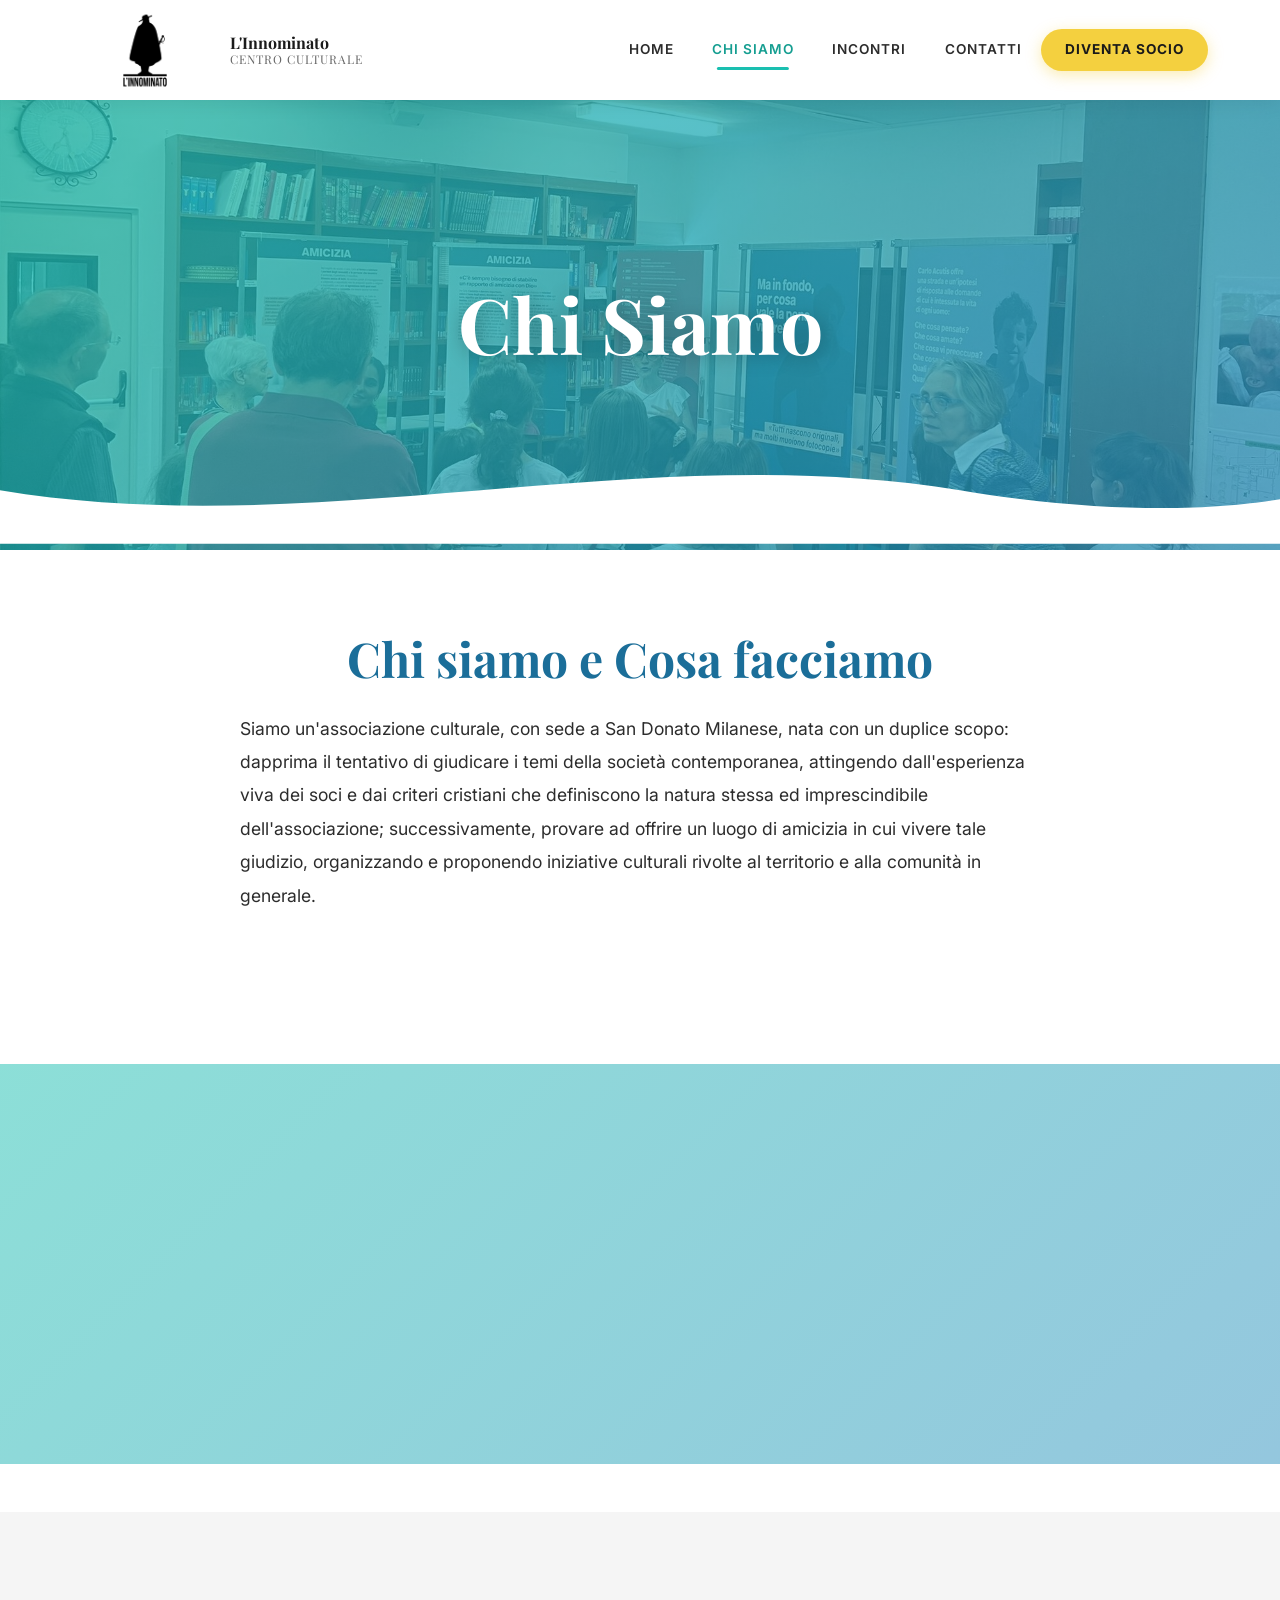
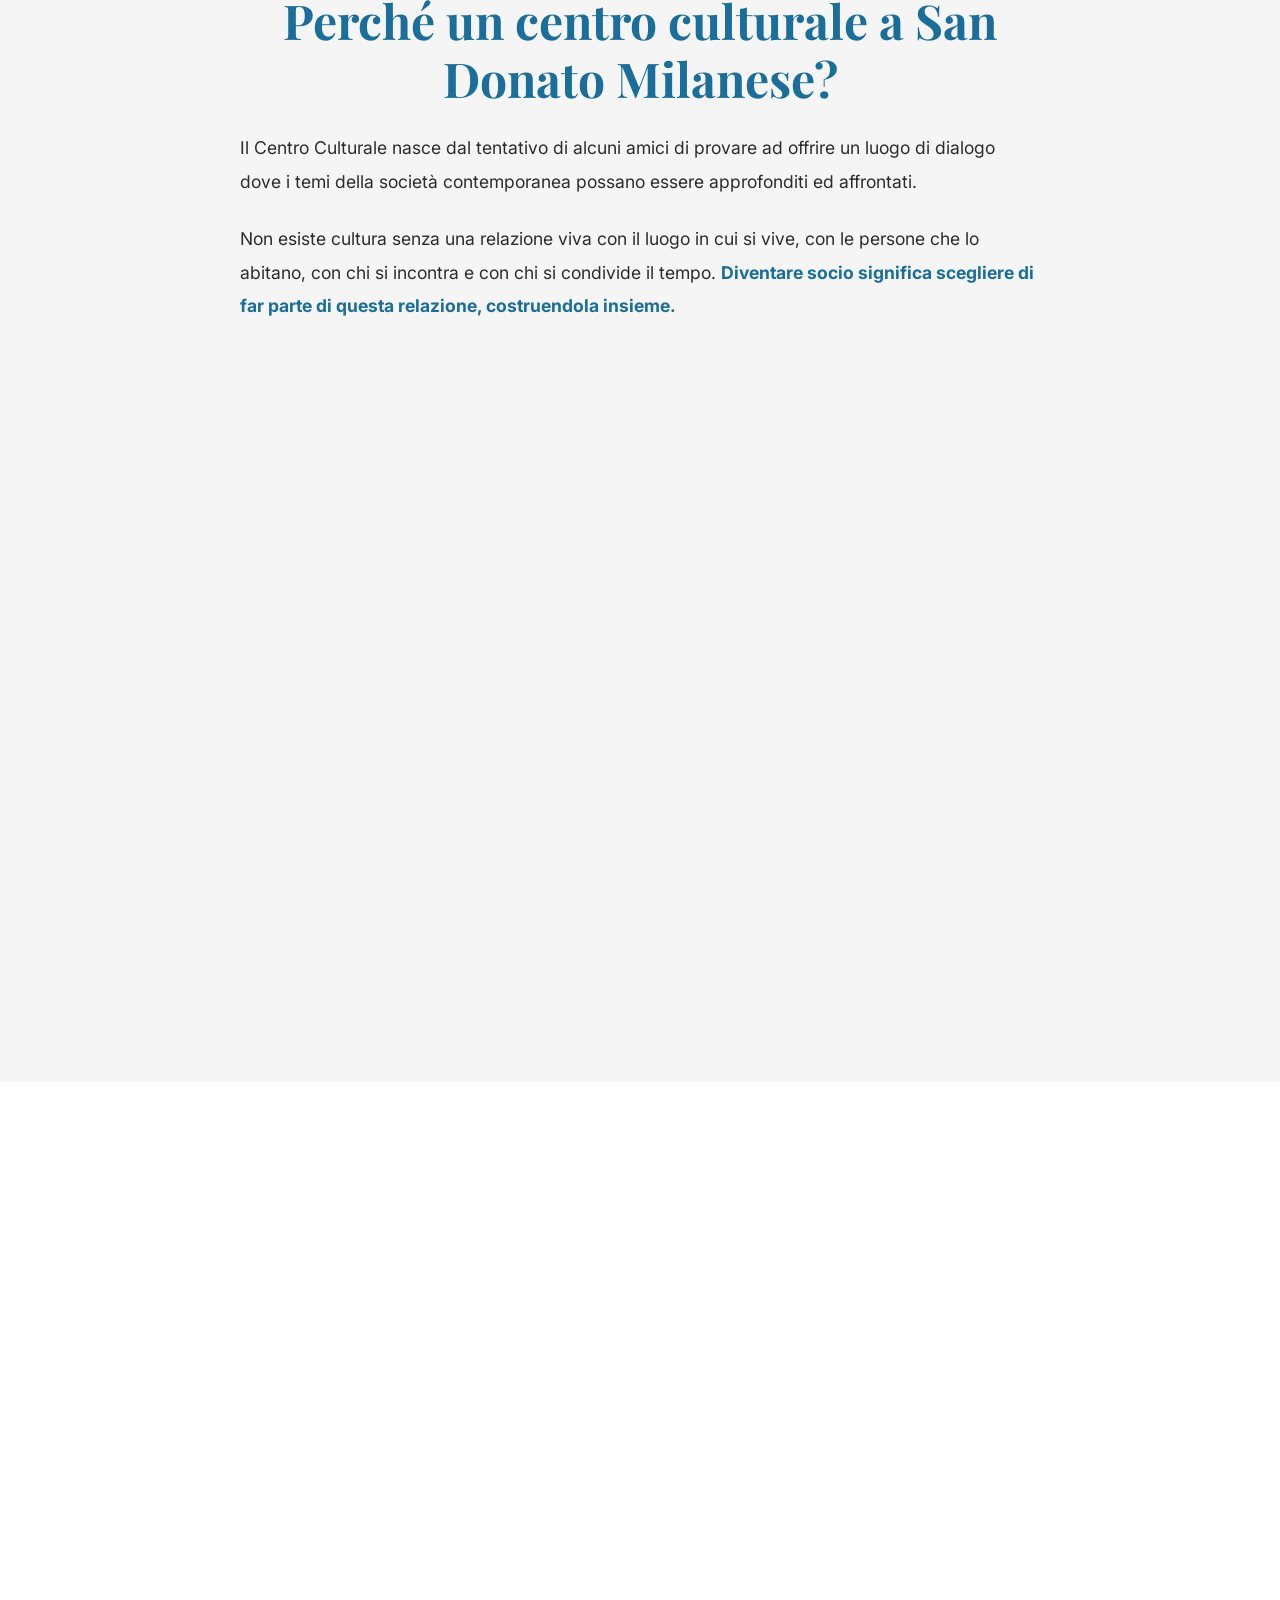
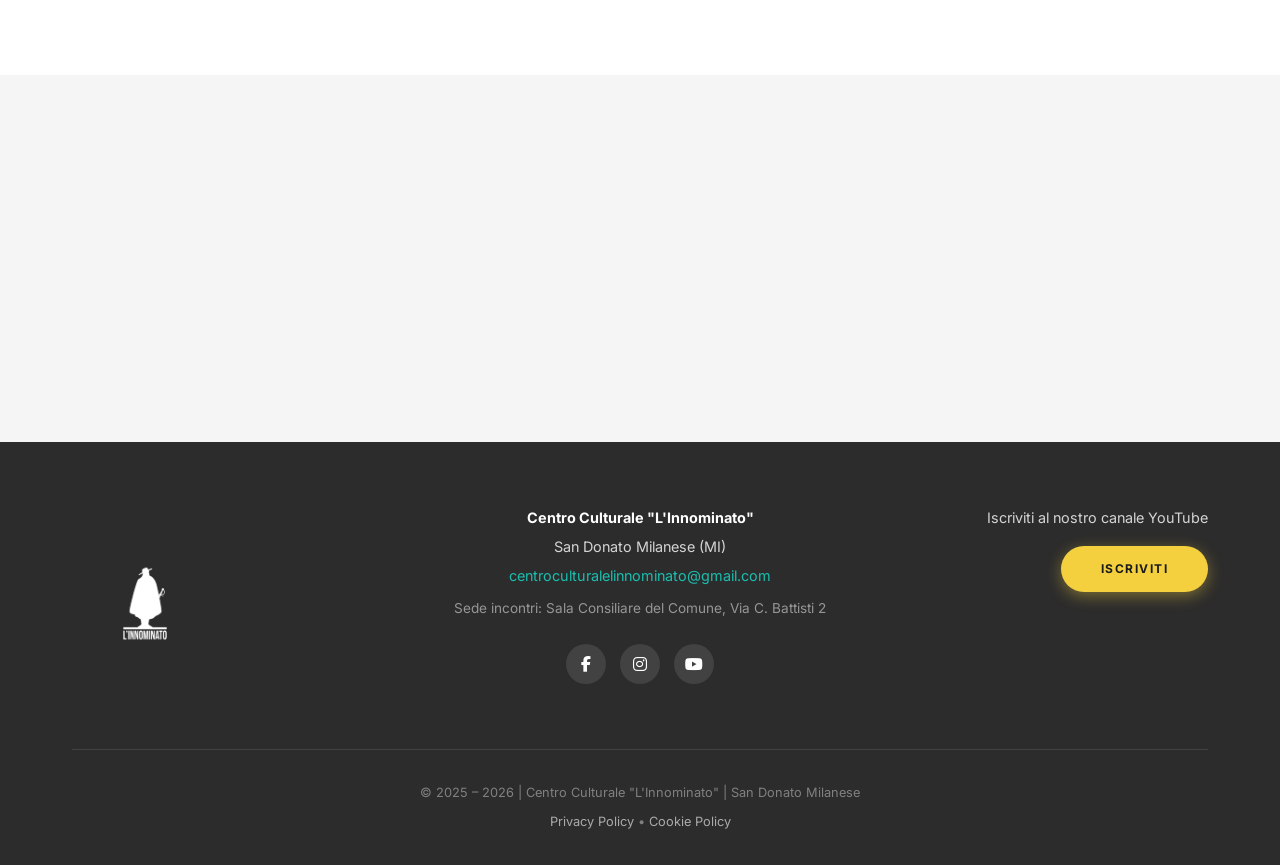
<file: chi-siamo.html>
<!DOCTYPE html>
<html lang="it">
<head>
  <meta charset="UTF-8">
  <meta name="viewport" content="width=device-width, initial-scale=1.0">
  <title>Chi Siamo - Centro Culturale L'Innominato</title>
  <meta name="description" content="Chi Siamo - Centro Culturale L'Innominato. La missione e i valori del centro culturale di San Donato Milanese.">
  <meta name="robots" content="index, follow, max-image-preview:large, max-snippet:-1, max-video-preview:-1">
  <link rel="canonical" href="https://www.centroculturalelinnominato.it/chi-siamo.html">
  <meta property="og:type" content="website">
  <meta property="og:title" content="Chi Siamo - Centro Culturale L'Innominato">
  <meta property="og:description" content="Chi Siamo - Centro Culturale L'Innominato. La missione e i valori del centro culturale di San Donato Milanese.">
  <meta property="og:url" content="https://www.centroculturalelinnominato.it/chi-siamo.html">
  <meta property="og:locale" content="it_IT">
  <meta property="og:site_name" content="Centro Culturale L'Innominato">
  <meta property="og:image" content="https://www.centroculturalelinnominato.it/images/hero-chisiamo.jpg">
  <meta name="twitter:card" content="summary_large_image">
  <meta name="twitter:title" content="Chi Siamo - Centro Culturale L'Innominato">
  <meta name="twitter:description" content="La missione, i valori e la storia del Centro Culturale L'Innominato a San Donato Milanese.">
  <meta name="twitter:image" content="https://www.centroculturalelinnominato.it/images/hero-chisiamo.jpg">
  <link rel="preconnect" href="https://fonts.googleapis.com">
  <link rel="preconnect" href="https://fonts.gstatic.com" crossorigin>
  <link href="https://fonts.googleapis.com/css2?family=Inter:wght@300;400;600;700&family=Playfair+Display:ital,wght@0,400;0,700;1,400;1,700&display=swap" rel="stylesheet">
  <link rel="stylesheet" href="https://cdnjs.cloudflare.com/ajax/libs/font-awesome/6.5.1/css/all.min.css">
  <link rel="stylesheet" href="css/style.css">
  <link rel="icon" href="images/logo.png" type="image/png">
  <script type="application/ld+json">
  {"@context": "https://schema.org", "@type": "AboutPage", "name": "Chi Siamo — Centro Culturale L'Innominato", "url": "https://www.centroculturalelinnominato.it/chi-siamo.html", "description": "La missione, i valori e la storia del Centro Culturale L'Innominato a San Donato Milanese.", "inLanguage": "it-IT", "isPartOf": {"@type": "WebSite", "name": "Centro Culturale L'Innominato", "url": "https://www.centroculturalelinnominato.it/"}, "about": {"@type": "Organization", "name": "Centro Culturale L'Innominato", "url": "https://www.centroculturalelinnominato.it/"}}
  </script>
  <script type="application/ld+json">
  {"@context": "https://schema.org", "@type": "BreadcrumbList", "itemListElement": [{"@type": "ListItem", "position": 1, "name": "Home", "item": "https://www.centroculturalelinnominato.it/"}, {"@type": "ListItem", "position": 2, "name": "Chi Siamo", "item": "https://www.centroculturalelinnominato.it/chi-siamo.html"}]}
  </script>
</head>
<body>

  <!-- ============ HEADER ============ -->
  <header class="site-header">
    <div class="container">
      <a href="index.html" class="logo">
        <img src="images/logo.png" alt="Centro Culturale L'Innominato">
        <div class="logo-text">
          L'Innominato
          <span>Centro Culturale</span>
        </div>
      </a>
      <button class="hamburger" aria-label="Menu">
        <span></span><span></span><span></span>
      </button>
      <nav class="main-nav">
        <a href="index.html">Home</a>
        <a href="chi-siamo.html" class="active">Chi Siamo</a>
        <a href="incontri.html">Incontri</a>
        <a href="contatti.html">Contatti</a>
        <a href="diventa-socio.html" class="nav-cta">Diventa Socio</a>
      </nav>
    </div>
  </header>

  <!-- ============ PAGE HERO ============ -->
  <section class="page-hero" style="background-image: url('images/hero-chisiamo.jpg');">
    <div class="hero-content">
      <h1>Chi Siamo</h1>
    </div>
    <div class="hero-wave">
      <svg viewBox="0 0 1440 120" preserveAspectRatio="none" xmlns="http://www.w3.org/2000/svg">
        <path d="M0,60 C360,120 720,0 1080,60 C1260,90 1380,80 1440,70 L1440,120 L0,120 Z" fill="#ffffff"/>
      </svg>
    </div>
  </section>

  <!-- ============ CHI SIAMO & COSA FACCIAMO ============ -->
  <section class="section">
    <div class="container">
      <div class="about-content animate-on-scroll">
        <h2 style="color: var(--purple-dark); margin-bottom: 1.5rem; text-align: center;">Chi siamo e Cosa facciamo</h2>
        <p>
          Siamo un'associazione culturale, con sede a San Donato Milanese, nata con un duplice scopo: dapprima il tentativo di giudicare i temi della società contemporanea, attingendo dall'esperienza viva dei soci e dai criteri cristiani che definiscono la natura stessa ed imprescindibile dell'associazione; successivamente, provare ad offrire un luogo di amicizia in cui vivere tale giudizio, organizzando e proponendo iniziative culturali rivolte al territorio e alla comunità in generale.
        </p>
      </div>
    </div>
  </section>

  <!-- ============ PARALLAX IMAGE BANNER ============ -->
  <div class="about-image-banner" style="background-image: url('images/hero-3.jpg');"></div>

  <!-- ============ PERCHÉ SAN DONATO ============ -->
  <section class="section section-alt">
    <div class="container">
      <div class="about-content animate-on-scroll">
        <h2 style="color: var(--purple-dark); margin-bottom: 1.5rem; text-align: center;">Perché un centro culturale a San Donato Milanese?</h2>
        <p>
          Il Centro Culturale nasce dal tentativo di alcuni amici di provare ad offrire un luogo di dialogo dove i temi della società contemporanea possano essere approfonditi ed affrontati.
        </p>
        <p>
          Non esiste cultura senza una relazione viva con il luogo in cui si vive, con le persone che lo abitano, con chi si incontra e con chi si condivide il tempo. <strong>Diventare socio significa scegliere di far parte di questa relazione, costruendola insieme.</strong>
        </p>
      </div>
    </div>
  </section>

  <!-- ============ ABOUT IL NOME ============ -->
  <section class="section section-alt">
    <div class="container">
      <div class="about-content animate-on-scroll">
        <h2 style="color: var(--purple-dark); margin-bottom: 1.5rem; text-align: center;">Il significato del nostro nome</h2>
        <p>
          Il nome "L'Innominato" trae origine dal celebre personaggio de <em>I Promessi Sposi</em> di <strong>Alessandro Manzoni</strong>. L'Innominato è una figura di straordinaria potenza, un uomo di grande autorità che compie una conversione profonda grazie all'incontro con una realtà cristiana viva ed autentica, che lo conduce ad abbandonare una vita di sopraffazione per abbracciare il bene e la fede.
        </p>
        <p>
          Abbiamo scelto questo nome perché rappresenta il cammino che il Centro propone: un'ipotesi cristiana sui temi della contemporaneità, da cui nascono un giudizio e uno sguardo nuovi su di sé e sugli altri.
        </p>
        <p style="margin-top: 2rem; text-align: center; font-style: italic; color: var(--teal-dark);">
          Il Centro Culturale L'Innominato è stato presentato ufficialmente il <strong>22 maggio 2025</strong> con un evento speciale intitolato <strong>"La Notte dell'Innominato"</strong>, un'occasione per esplorare il personaggio manzoniano e i valori che lo caratterizzano, guidati dal Prof. <strong>Francesco Fadigati</strong>.
        </p>
      </div>
    </div>
  </section>

  <!-- ============ LOCATIONS ============ -->
  <section class="section">
    <div class="container">
      <div class="about-content animate-on-scroll">
        <h2 style="color: var(--purple-dark); margin-bottom: 1.5rem; text-align: center;">Dove ci trovi</h2>
        <p style="text-align: center;">
          Il Centro Culturale L'Innominato ha sede a <strong>San Donato Milanese (MI)</strong>. I nostri incontri solitamente si svolgono presso:
        </p>
        <div style="display: grid; grid-template-columns: 1fr 1fr; gap: 2rem; margin-top: 2rem;">
          <div style="text-align: center; padding: 2rem; background: var(--light-grey); border-radius: 12px;">
            <h4 style="color: var(--purple-dark); margin-bottom: 0.5rem;">Sala Consiliare del Comune</h4>
            <p style="color: var(--grey); font-size: 0.95rem;">Via C. Battisti 2<br>San Donato Milanese (MI)</p>
          </div>
          <div style="text-align: center; padding: 2rem; background: var(--light-grey); border-radius: 12px;">
            <h4 style="color: var(--purple-dark); margin-bottom: 0.5rem;">Teatro Scuola Maria Ausiliatrice</h4>
            <p style="color: var(--grey); font-size: 0.95rem;">Via Sergnano 10<br>San Donato Milanese (MI)</p>
            <p style="color: var(--grey); font-size: 0.85rem; margin-top: 0.5rem; font-style: italic;">Ospitati grazie alla cortese disponibilità della Scuola Maria Ausiliatrice</p>
          </div>
        </div>
      </div>
    </div>
  </section>

  <!-- ============ SOCIAL LINKS ============ -->
  <section class="section section-alt">
    <div class="container">
      <div class="about-content animate-on-scroll">
        <h2 style="color: var(--purple-dark); margin-bottom: 2rem; text-align: center;">Seguici sui social</h2>
        <p style="text-align: center; margin-bottom: 2rem;">
          Rimani aggiornato su tutti i nostri incontri, iniziative e novità.
        </p>
        <div style="display: flex; justify-content: center; gap: 1.5rem; flex-wrap: wrap;">
          <a href="https://tinyurl.com/CCLI-SDM" target="_blank" rel="noopener" class="btn btn-teal">
            <i class="fab fa-facebook-f" style="margin-right: 0.5rem;"></i>Facebook
          </a>
          <a href="https://tinyurl.com/CCLI-SDM-inst" target="_blank" rel="noopener" class="btn btn-teal">
            <i class="fab fa-instagram" style="margin-right: 0.5rem;"></i>Instagram
          </a>
          <a href="https://www.youtube.com/@CentroCulturaleLInnominato" target="_blank" rel="noopener" class="btn" style="background: #FF0000; color: var(--white); box-shadow: 0 4px 15px rgba(255,0,0,0.4);">
            <i class="fab fa-youtube" style="margin-right: 0.5rem;"></i>YouTube
          </a>
        </div>
      </div>
    </div>
  </section>

  <!-- ============ FOOTER ============ -->
  <footer class="site-footer">
    <div class="container">
      <div class="footer-grid">
        <div class="footer-brand">
          <a href="index.html" class="logo">
            <img src="images/logo.png" alt="L'Innominato" style="filter: brightness(0) invert(1); height: 100px;">
          </a>
        </div>
        <div class="footer-info">
          <p><strong style="color: white;">Centro Culturale "L'Innominato"</strong></p>
          <p>San Donato Milanese (MI)</p>
          <p><a href="mailto:centroculturalelinnominato@gmail.com" style="color: var(--teal);">centroculturalelinnominato@gmail.com</a></p>
          <p style="margin-top: 0.5rem; font-size: 0.85rem; color: rgba(255,255,255,0.5);">
            Sede incontri: Sala Consiliare del Comune, Via C. Battisti 2
          </p>
          <div class="footer-social" style="margin-top: 1.5rem;">
            <a href="https://tinyurl.com/CCLI-SDM" target="_blank" rel="noopener" aria-label="Facebook"><i class="fab fa-facebook-f"></i></a>
            <a href="https://tinyurl.com/CCLI-SDM-inst" target="_blank" rel="noopener" aria-label="Instagram"><i class="fab fa-instagram"></i></a>
            <a href="https://www.youtube.com/@CentroCulturaleLInnominato" target="_blank" rel="noopener" aria-label="YouTube"><i class="fab fa-youtube"></i></a>
          </div>
        </div>
        <div class="footer-cta">
          <p>Iscriviti al nostro canale YouTube</p>
          <a href="https://www.youtube.com/@CentroCulturaleLInnominato" target="_blank" rel="noopener" class="btn btn-yellow" style="font-size: 0.75rem;">Iscriviti</a>
        </div>
      </div>
      <div class="footer-bottom">
        <p>&copy; 2025 &ndash; 2026 | Centro Culturale "L'Innominato" | San Donato Milanese</p>
        <p style="margin-top: 0.5rem;"><a href="#">Privacy Policy</a> &bull; <a href="#">Cookie Policy</a></p>
      </div>
    </div>
  </footer>

  <!-- Back to Top -->
  <button class="back-to-top" aria-label="Torna su">
    <i class="fas fa-chevron-up"></i>
  </button>

  <script src="js/main.js"></script>
</body>
</html>
</file>
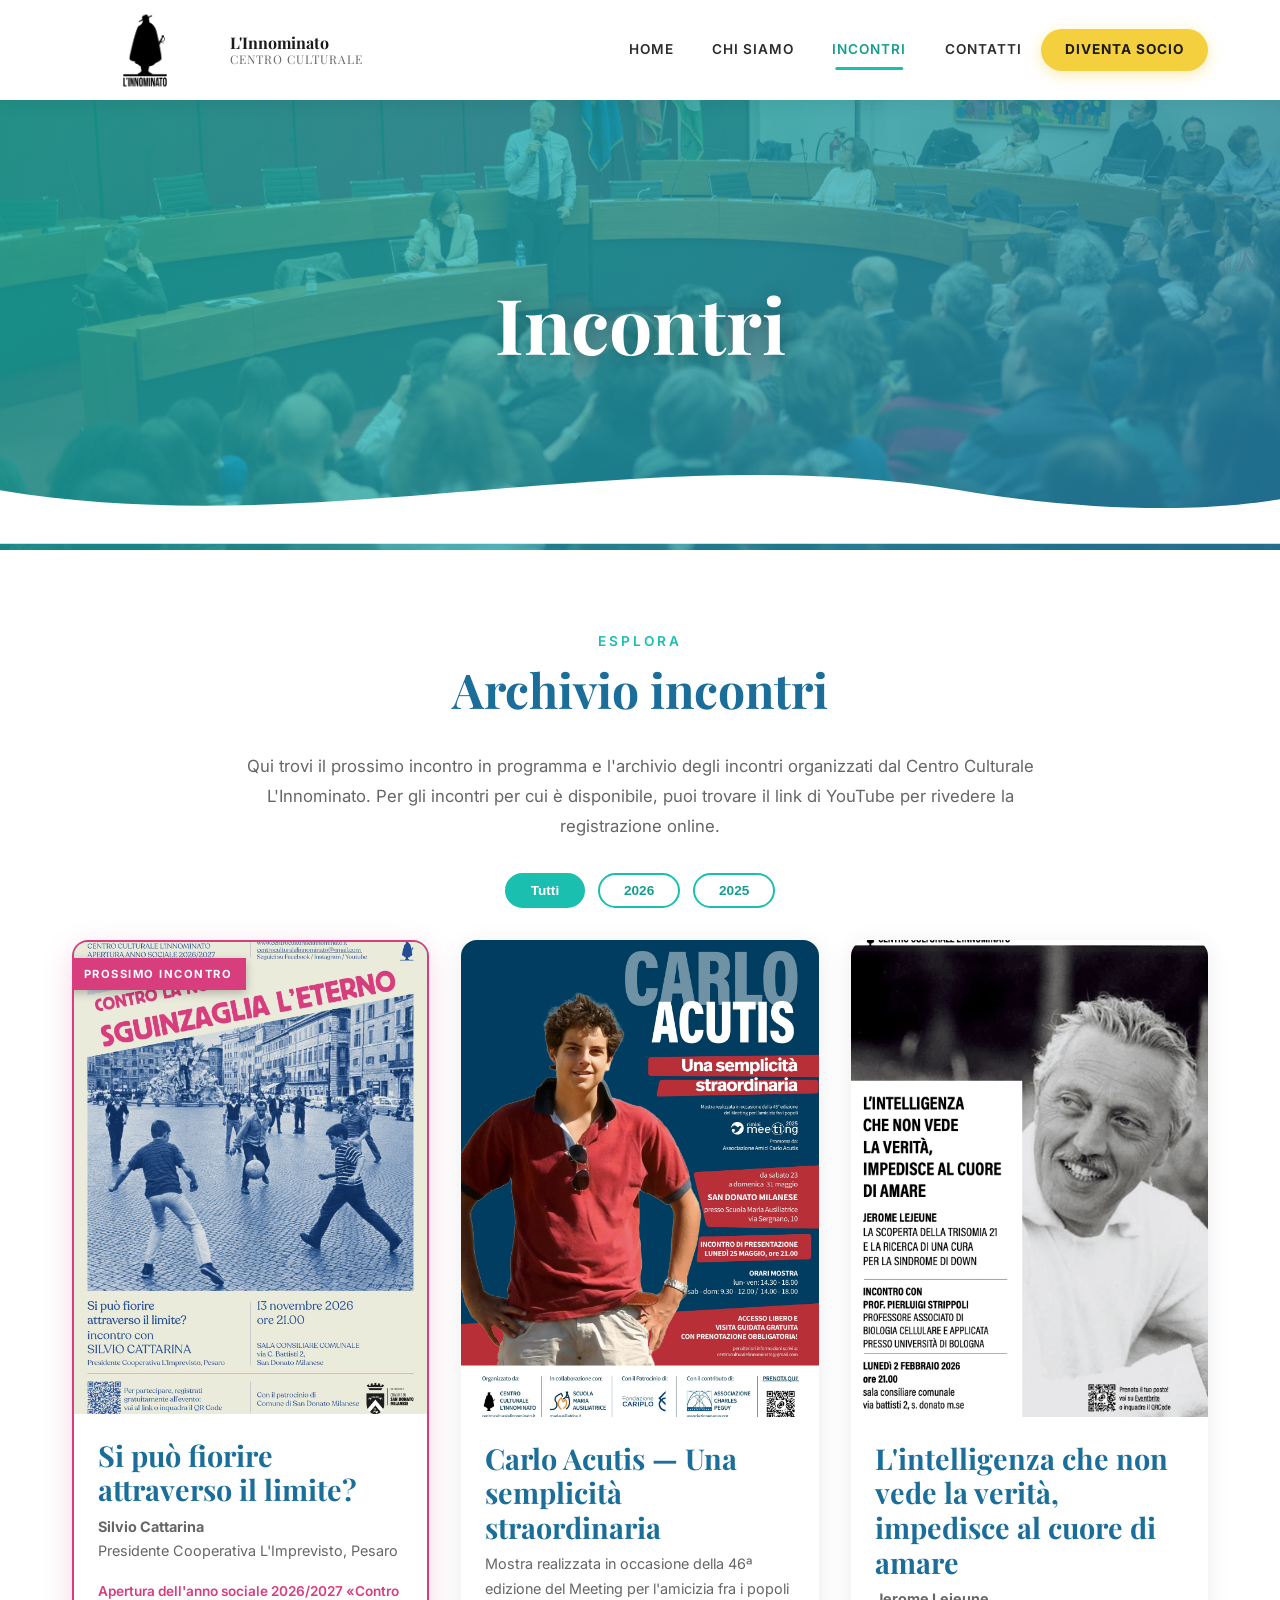
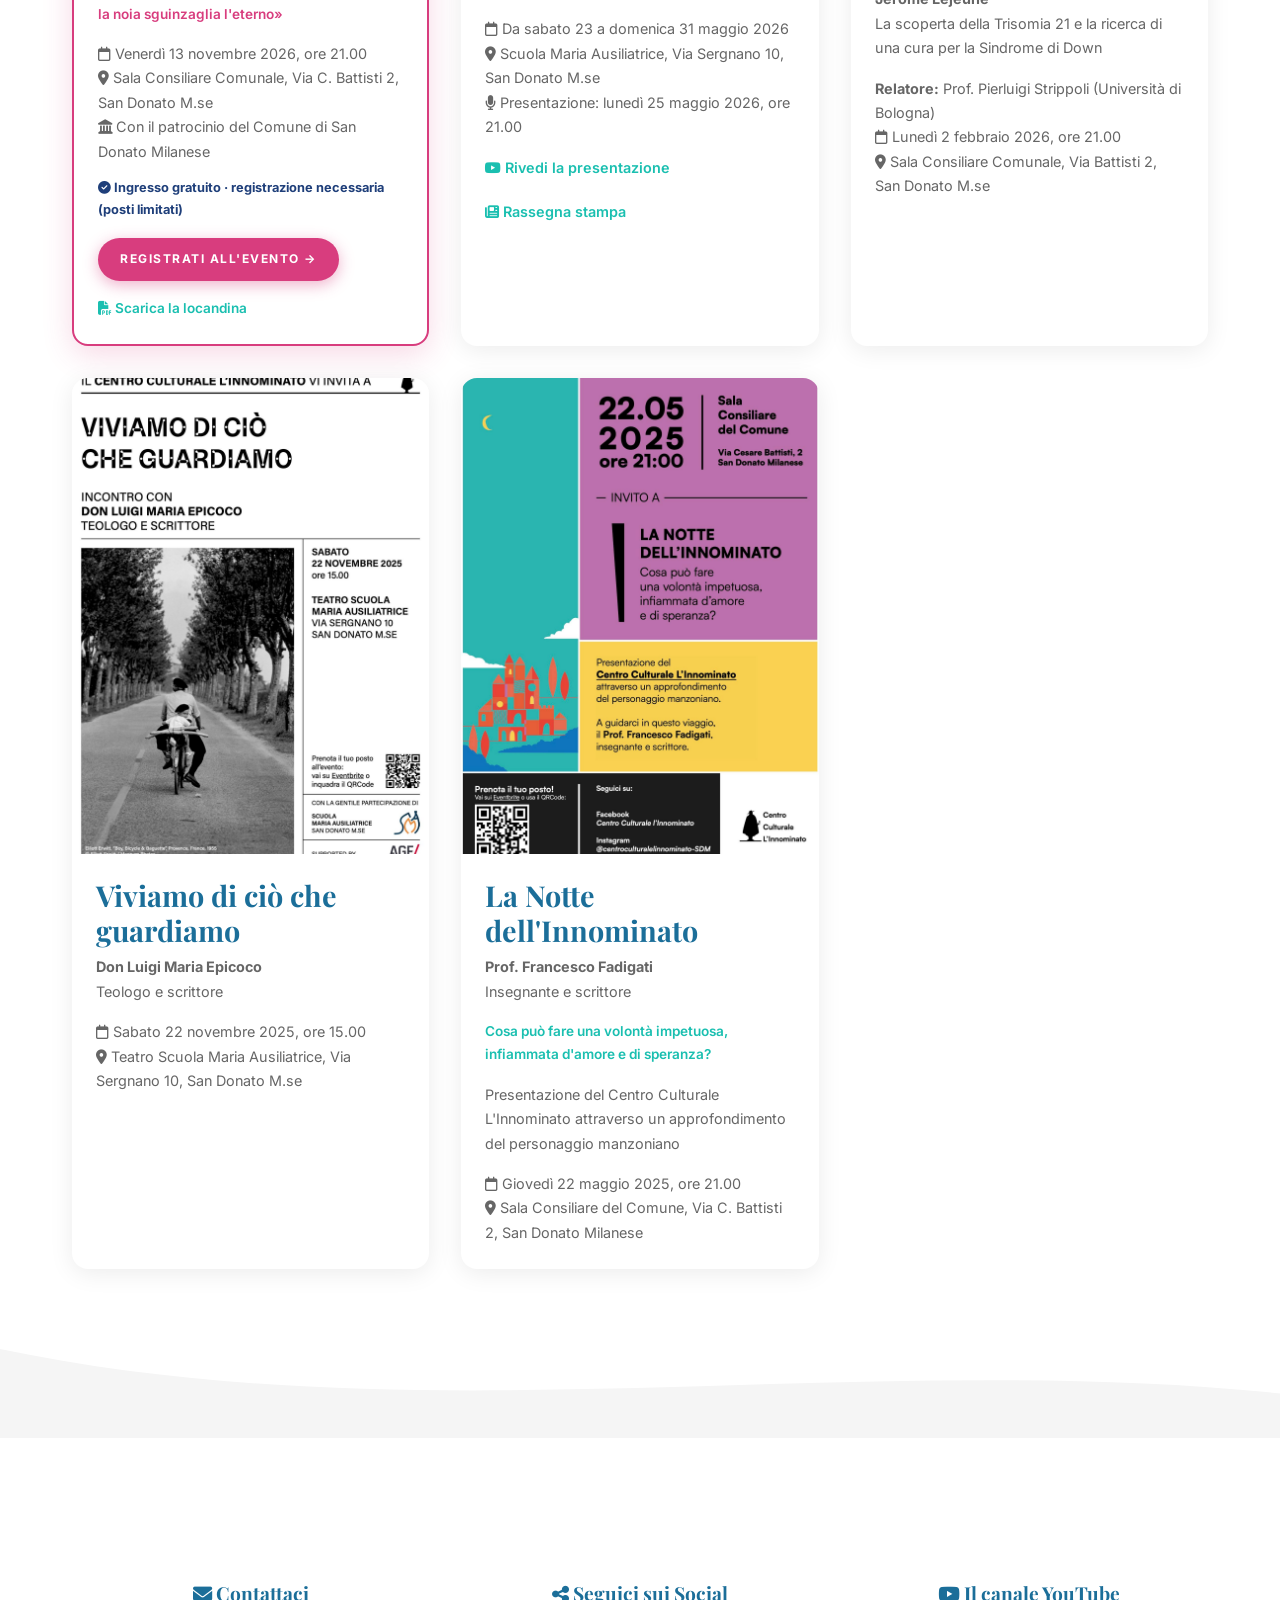
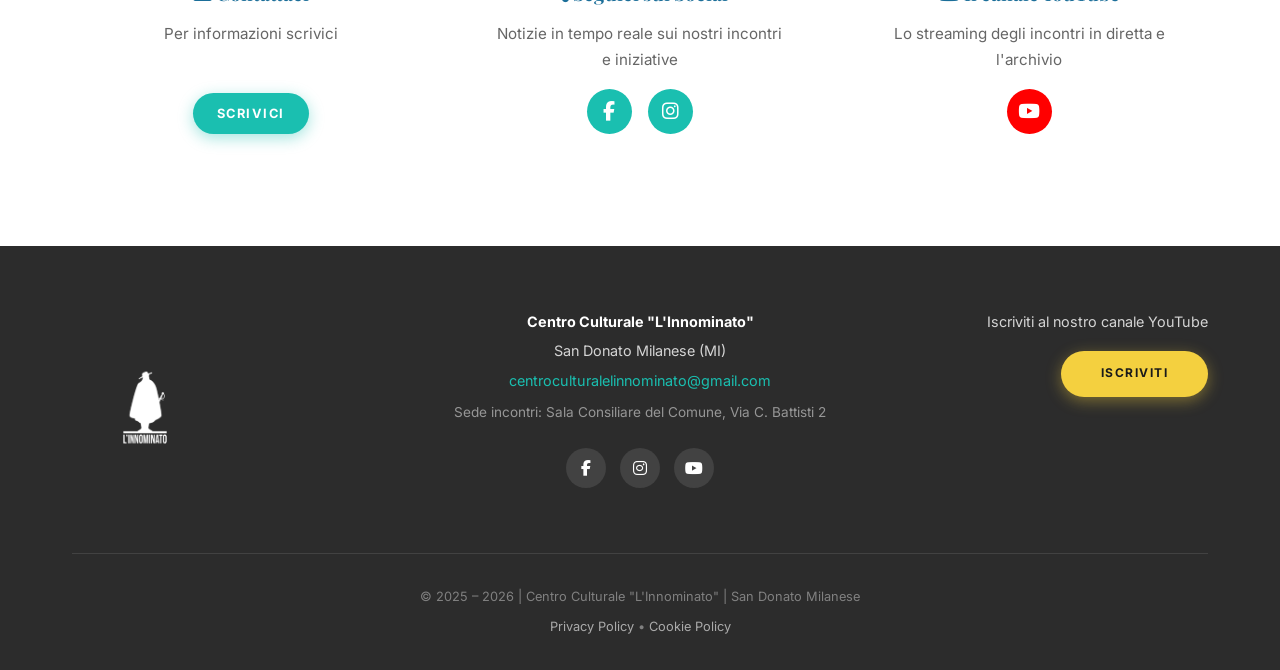
<file: incontri.html>
<!DOCTYPE html>
<html lang="it">
<head>
  <meta charset="UTF-8">
  <meta name="viewport" content="width=device-width, initial-scale=1.0">
  <title>Incontri - Centro Culturale L'Innominato</title>
  <meta name="description" content="Archivio degli incontri organizzati dal Centro Culturale L'Innominato. Esplora gli incontri passati e accedi alle registrazioni su YouTube.">
  <meta name="robots" content="index, follow, max-image-preview:large, max-snippet:-1, max-video-preview:-1">
  <link rel="canonical" href="https://www.centroculturalelinnominato.it/incontri.html">
  <meta property="og:type" content="website">
  <meta property="og:title" content="Incontri - Centro Culturale L'Innominato">
  <meta property="og:description" content="Archivio degli incontri organizzati dal Centro Culturale L'Innominato. Esplora gli incontri passati e accedi alle registrazioni su YouTube.">
  <meta property="og:url" content="https://www.centroculturalelinnominato.it/incontri.html">
  <meta property="og:locale" content="it_IT">
  <meta property="og:site_name" content="Centro Culturale L'Innominato">
  <meta property="og:image" content="https://www.centroculturalelinnominato.it/images/hero-2.jpg">
  <meta name="twitter:card" content="summary_large_image">
  <meta name="twitter:title" content="Incontri - Centro Culturale L'Innominato">
  <meta name="twitter:description" content="Archivio degli incontri del Centro Culturale L'Innominato: relatori, date e registrazioni su YouTube.">
  <meta name="twitter:image" content="https://www.centroculturalelinnominato.it/images/hero-2.jpg">
  <link rel="preconnect" href="https://fonts.googleapis.com">
  <link rel="preconnect" href="https://fonts.gstatic.com" crossorigin>
  <link href="https://fonts.googleapis.com/css2?family=Inter:wght@300;400;600;700&family=Playfair+Display:ital,wght@0,400;0,700;1,400;1,700&family=Anton&family=Fraunces:ital,opsz,wght@0,9..144,400;0,9..144,500;0,9..144,600;1,9..144,400&display=swap" rel="stylesheet">
  <link rel="stylesheet" href="https://cdnjs.cloudflare.com/ajax/libs/font-awesome/6.5.1/css/all.min.css">
  <link rel="stylesheet" href="css/style.css?v=20261022c">
  <link rel="icon" href="images/logo.png" type="image/png">
  <script type="application/ld+json">
  {"@context": "https://schema.org", "@type": "CollectionPage", "name": "Incontri — Centro Culturale L'Innominato", "url": "https://www.centroculturalelinnominato.it/incontri.html", "description": "Archivio degli incontri del Centro Culturale L'Innominato: relatori, date e registrazioni su YouTube.", "inLanguage": "it-IT", "isPartOf": {"@type": "WebSite", "name": "Centro Culturale L'Innominato", "url": "https://www.centroculturalelinnominato.it/"}}
  </script>
  <script type="application/ld+json">
  {"@context": "https://schema.org", "@type": "BreadcrumbList", "itemListElement": [{"@type": "ListItem", "position": 1, "name": "Home", "item": "https://www.centroculturalelinnominato.it/"}, {"@type": "ListItem", "position": 2, "name": "Incontri", "item": "https://www.centroculturalelinnominato.it/incontri.html"}]}
  </script>
  <script type="application/ld+json">
  {
    "@context": "https://schema.org",
    "@type": "Event",
    "name": "Contro la noia sguinzaglia l'eterno — Si può fiorire attraverso il limite? Incontro con Silvio Cattarina",
    "description": "Incontro di apertura dell'anno sociale 2026/2027 del Centro Culturale L'Innominato con Silvio Cattarina, Presidente della Cooperativa L'Imprevisto di Pesaro. Ingresso gratuito, registrazione necessaria.",
    "image": "https://www.centroculturalelinnominato.it/images/evento-cattarina.jpg",
    "startDate": "2026-11-13T21:00:00+01:00",
    "endDate": "2026-11-13T23:00:00+01:00",
    "eventAttendanceMode": "https://schema.org/OfflineEventAttendanceMode",
    "eventStatus": "https://schema.org/EventScheduled",
    "location": {
      "@type": "Place",
      "name": "Sala Consiliare Comunale",
      "address": {
        "@type": "PostalAddress",
        "streetAddress": "Via C. Battisti 2",
        "addressLocality": "San Donato Milanese",
        "addressRegion": "MI",
        "postalCode": "20097",
        "addressCountry": "IT"
      }
    },
    "performer": {
      "@type": "Person",
      "name": "Silvio Cattarina",
      "jobTitle": "Presidente Cooperativa L'Imprevisto, Pesaro"
    },
    "organizer": {
      "@type": "Organization",
      "name": "Centro Culturale L'Innominato",
      "url": "https://www.centroculturalelinnominato.it"
    },
    "isAccessibleForFree": true,
    "offers": {
      "@type": "Offer",
      "url": "https://www.eventbrite.it/e/contro-la-noia-sguinzaglia-leterno-tickets-2003739099586?aff=oddtdtcreator",
      "price": "0",
      "priceCurrency": "EUR",
      "availability": "https://schema.org/InStock",
      "validFrom": "2026-10-22T00:00:00+02:00"
    }
  }
  </script>
</head>
<body>

  <!-- ============ HEADER ============ -->
  <header class="site-header">
    <div class="container">
      <a href="index.html" class="logo">
        <img src="images/logo.png" alt="Centro Culturale L'Innominato">
        <div class="logo-text">
          L'Innominato
          <span>Centro Culturale</span>
        </div>
      </a>
      <button class="hamburger" aria-label="Menu">
        <span></span><span></span><span></span>
      </button>
      <nav class="main-nav">
        <a href="index.html">Home</a>
        <a href="chi-siamo.html">Chi Siamo</a>
        <a href="incontri.html" class="active">Incontri</a>
        <a href="contatti.html">Contatti</a>
        <a href="diventa-socio.html" class="nav-cta">Diventa Socio</a>
      </nav>
    </div>
  </header>

  <!-- ============ PAGE HERO ============ -->
  <section class="page-hero" style="background-image: url('images/hero-2.jpg')">
    <div class="hero-content">
      <h1>Incontri</h1>
    </div>
    <div class="hero-wave">
      <svg viewBox="0 0 1440 120" preserveAspectRatio="none" xmlns="http://www.w3.org/2000/svg">
        <path d="M0,60 C360,120 720,0 1080,60 C1260,90 1380,80 1440,70 L1440,120 L0,120 Z" fill="#ffffff"/>
      </svg>
    </div>
  </section>

  <!-- ============ ARCHIVIO INCONTRI ============ -->
  <section class="section">
    <div class="container">
      <p class="section-label animate-on-scroll">ESPLORA</p>
      <h2 class="section-title animate-on-scroll">Archivio incontri</h2>
      <p style="text-align: center; font-size: 1.05rem; color: var(--grey); max-width: 800px; margin: 0 auto 2rem; line-height: 1.8; animate-on-scroll;">
        Qui trovi il prossimo incontro in programma e l'archivio degli incontri organizzati dal Centro Culturale L'Innominato. Per gli incontri per cui è disponibile, puoi trovare il link di YouTube per rivedere la registrazione online.
      </p>

      <!-- ============ FILTER BUTTONS ============ -->
      <div class="filter-bar animate-on-scroll">
        <button class="filter-btn active" data-filter="all">Tutti</button>
        <button class="filter-btn" data-filter="2026">2026</button>
        <button class="filter-btn" data-filter="2025">2025</button>
      </div>

      <!-- ============ EVENTS GRID ============ -->
      <div class="cards-grid">
        <!-- Evento: Apertura anno sociale 2026/2027 - Silvio Cattarina (13 novembre 2026) -->
        <div class="card card-prossimo animate-on-scroll" data-year="2026" id="cattarina-2026">
          <span class="card-ribbon">Prossimo incontro</span>
          <div class="card-image">
            <a href="docs/locandina-apertura-2026-2027-cattarina.pdf" target="_blank" rel="noopener" title="Apri la locandina (PDF)"><img src="images/evento-cattarina.jpg" alt="Contro la noia sguinzaglia l'eterno - Si può fiorire attraverso il limite? Incontro con Silvio Cattarina, locandina"></a>
          </div>
          <div class="card-body">
            <h3><a href="index.html#apertura-2026-2027">Si può fiorire attraverso il limite?</a></h3>
            <p style="font-size: 0.9rem; color: var(--grey); margin-bottom: 1rem;">
              <strong>Silvio Cattarina</strong><br>
              Presidente Cooperativa L'Imprevisto, Pesaro
            </p>
            <p style="font-size: 0.85rem; color: var(--poster-pink); font-weight: 600; margin-bottom: 1rem;">
              Apertura dell'anno sociale 2026/2027 &laquo;Contro la noia sguinzaglia l'eterno&raquo;
            </p>
            <p class="card-meta">
              <i class="far fa-calendar"></i> Venerdì 13 novembre 2026, ore 21.00<br>
              <i class="fas fa-map-marker-alt"></i> Sala Consiliare Comunale, Via C. Battisti 2, San Donato M.se<br>
              <i class="fas fa-landmark"></i> Con il patrocinio del Comune di San Donato Milanese
            </p>
            <span class="card-free"><i class="fas fa-circle-check"></i> Ingresso gratuito &middot; registrazione necessaria (posti limitati)</span><br>
            <a href="https://www.eventbrite.it/e/contro-la-noia-sguinzaglia-leterno-tickets-2003739099586?aff=oddtdtcreator" target="_blank" rel="noopener" class="btn btn-poster">Registrati all'evento &rarr;</a>
            <p style="font-size: 0.85rem; margin-top: 1rem;">
              <a href="docs/locandina-apertura-2026-2027-cattarina.pdf" target="_blank" rel="noopener" style="color: var(--teal); font-weight: 600;"><i class="fas fa-file-pdf"></i> Scarica la locandina</a>
            </p>
          </div>
        </div>

        <!-- Evento: Mostra Carlo Acutis -->
        <div class="card animate-on-scroll" data-year="2026">
          <div class="card-image">
            <img src="images/mostra-acutis.jpg" alt="Carlo Acutis - Una semplicità straordinaria, locandina della mostra">
          </div>
          <div class="card-body">
            <h3><a href="rassegna-stampa.html">Carlo Acutis — Una semplicità straordinaria</a></h3>
            <p style="font-size: 0.9rem; color: var(--grey); margin-bottom: 1rem;">
              Mostra realizzata in occasione della 46ª edizione del Meeting per l'amicizia fra i popoli
            </p>
            <p class="card-meta">
              <i class="far fa-calendar"></i> Da sabato 23 a domenica 31 maggio 2026<br>
              <i class="fas fa-map-marker-alt"></i> Scuola Maria Ausiliatrice, Via Sergnano 10, San Donato M.se<br>
              <i class="fas fa-microphone"></i> Presentazione: lunedì 25 maggio 2026, ore 21.00
            </p>
            <p style="font-size: 0.9rem; margin-top: 1rem; display: flex; gap: 1.2rem; flex-wrap: wrap;">
              <a href="https://www.youtube.com/watch?v=dxDLFLurFcw" target="_blank" rel="noopener" style="color: var(--teal); font-weight: 600;"><i class="fab fa-youtube"></i> Rivedi la presentazione</a>
              <a href="rassegna-stampa.html" style="color: var(--teal); font-weight: 600;"><i class="fas fa-newspaper"></i> Rassegna stampa</a>
            </p>
          </div>
        </div>

        <!-- Evento 1: Jerome Lejeune -->
        <div class="card animate-on-scroll" data-year="2026">
          <div class="card-image">
            <img src="images/evento-lejeune.jpg" alt="Jerome Lejeune - L'intelligenza che non vede la verità, impedisce al cuore di amare">
          </div>
          <div class="card-body">
            <h3><a href="#">L'intelligenza che non vede la verità, impedisce al cuore di amare</a></h3>
            <p style="font-size: 0.9rem; color: var(--grey); margin-bottom: 1rem;">
              <strong>Jerome Lejeune</strong><br>
              La scoperta della Trisomia 21 e la ricerca di una cura per la Sindrome di Down
            </p>
            <p class="card-meta">
              <strong>Relatore:</strong> Prof. Pierluigi Strippoli (Università di Bologna)<br>
              <i class="far fa-calendar"></i> Lunedì 2 febbraio 2026, ore 21.00<br>
              <i class="fas fa-map-marker-alt"></i> Sala Consiliare Comunale, Via Battisti 2, San Donato M.se
            </p>
          </div>
        </div>

        <!-- Evento 2: Don Epicoco -->
        <div class="card animate-on-scroll" data-year="2025">
          <div class="card-image">
            <img src="images/evento-epicoco.jpg" alt="Viviamo di ciò che guardiamo - Don Luigi Maria Epicoco">
          </div>
          <div class="card-body">
            <h3><a href="#">Viviamo di ciò che guardiamo</a></h3>
            <p style="font-size: 0.9rem; color: var(--grey); margin-bottom: 1rem;">
              <strong>Don Luigi Maria Epicoco</strong><br>
              Teologo e scrittore
            </p>
            <p class="card-meta">
              <i class="far fa-calendar"></i> Sabato 22 novembre 2025, ore 15.00<br>
              <i class="fas fa-map-marker-alt"></i> Teatro Scuola Maria Ausiliatrice, Via Sergnano 10, San Donato M.se
            </p>
          </div>
        </div>

        <!-- Evento 3: La Notte dell'Innominato -->
        <div class="card animate-on-scroll" data-year="2025">
          <div class="card-image">
            <img src="images/evento-notte.jpg" alt="La Notte dell'Innominato">
          </div>
          <div class="card-body">
            <h3><a href="#">La Notte dell'Innominato</a></h3>
            <p style="font-size: 0.9rem; color: var(--grey); margin-bottom: 1rem;">
              <strong>Prof. Francesco Fadigati</strong><br>
              Insegnante e scrittore
            </p>
            <p style="font-size: 0.85rem; color: var(--teal); font-weight: 600; margin-bottom: 1rem;">
              Cosa può fare una volontà impetuosa, infiammata d'amore e di speranza?
            </p>
            <p style="font-size: 0.9rem; color: var(--grey); margin-bottom: 1rem;">
              Presentazione del Centro Culturale L'Innominato attraverso un approfondimento del personaggio manzoniano
            </p>
            <p class="card-meta">
              <i class="far fa-calendar"></i> Giovedì 22 maggio 2025, ore 21.00<br>
              <i class="fas fa-map-marker-alt"></i> Sala Consiliare del Comune, Via C. Battisti 2, San Donato Milanese
            </p>
          </div>
        </div>
      </div>
    </div>
  </section>

  <!-- ============ WAVE DIVIDER ============ -->
  <div class="wave-divider">
    <svg viewBox="0 0 1440 100" preserveAspectRatio="none" xmlns="http://www.w3.org/2000/svg">
      <path d="M0,0 C480,100 960,0 1440,50 L1440,100 L0,100 Z" fill="#f5f5f5"/>
    </svg>
  </div>

  <!-- ============ CONTATTI / SOCIAL / YOUTUBE ============ -->
  <section class="section">
    <div class="container">
      <div class="contact-grid animate-on-scroll">
        <div class="contact-card">
          <h4><i class="fas fa-envelope"></i> Contattaci</h4>
          <p>Per informazioni scrivici</p>
          <a href="mailto:info@innominato-sdm.it" class="btn btn-teal" style="font-size: 0.8rem; padding: 0.6rem 1.5rem;">Scrivici</a>
        </div>
        <div class="contact-card">
          <h4><i class="fas fa-share-alt"></i> Seguici sui Social</h4>
          <p>Notizie in tempo reale sui nostri incontri e iniziative</p>
          <div class="social-links">
            <a href="https://tinyurl.com/CCLI-SDM" target="_blank" rel="noopener" aria-label="Facebook"><i class="fab fa-facebook-f"></i></a>
            <a href="https://tinyurl.com/CCLI-SDM-inst" target="_blank" rel="noopener" aria-label="Instagram"><i class="fab fa-instagram"></i></a>
          </div>
        </div>
        <div class="contact-card">
          <h4><i class="fab fa-youtube"></i> Il canale YouTube</h4>
          <p>Lo streaming degli incontri in diretta e l'archivio</p>
          <div class="social-links">
            <a href="https://www.youtube.com/@CentroCulturaleLInnominato" target="_blank" rel="noopener" class="youtube" aria-label="YouTube"><i class="fab fa-youtube"></i></a>
          </div>
        </div>
      </div>
    </div>
  </section>

  <!-- ============ FOOTER ============ -->
  <footer class="site-footer">
    <div class="container">
      <div class="footer-grid">
        <div class="footer-brand">
          <a href="index.html" class="logo">
            <img src="images/logo.png" alt="L'Innominato" style="filter: brightness(0) invert(1); height: 100px;">
          </a>
        </div>
        <div class="footer-info">
          <p><strong style="color: white;">Centro Culturale "L'Innominato"</strong></p>
          <p>San Donato Milanese (MI)</p>
          <p><a href="mailto:centroculturalelinnominato@gmail.com" style="color: var(--teal);">centroculturalelinnominato@gmail.com</a></p>
          <p style="margin-top: 0.5rem; font-size: 0.85rem; color: rgba(255,255,255,0.5);">
            Sede incontri: Sala Consiliare del Comune, Via C. Battisti 2
          </p>
          <div class="footer-social" style="margin-top: 1.5rem;">
            <a href="https://tinyurl.com/CCLI-SDM" target="_blank" rel="noopener" aria-label="Facebook"><i class="fab fa-facebook-f"></i></a>
            <a href="https://tinyurl.com/CCLI-SDM-inst" target="_blank" rel="noopener" aria-label="Instagram"><i class="fab fa-instagram"></i></a>
            <a href="https://www.youtube.com/@CentroCulturaleLInnominato" target="_blank" rel="noopener" aria-label="YouTube"><i class="fab fa-youtube"></i></a>
          </div>
        </div>
        <div class="footer-cta">
          <p>Iscriviti al nostro canale YouTube</p>
          <a href="https://www.youtube.com/@CentroCulturaleLInnominato" target="_blank" rel="noopener" class="btn btn-yellow" style="font-size: 0.75rem;">Iscriviti</a>
        </div>
      </div>
      <div class="footer-bottom">
        <p>&copy; 2025 &ndash; 2026 | Centro Culturale "L'Innominato" | San Donato Milanese</p>
        <p style="margin-top: 0.5rem;"><a href="#">Privacy Policy</a> &bull; <a href="#">Cookie Policy</a></p>
      </div>
    </div>
  </footer>

  <!-- Back to Top -->
  <button class="back-to-top" aria-label="Torna su">
    <i class="fas fa-chevron-up"></i>
  </button>

  <script src="js/main.js"></script>
  <script>
    // Filter functionality for events archive
    document.addEventListener('DOMContentLoaded', function() {
      const filterButtons = document.querySelectorAll('.filter-btn');
      const cards = document.querySelectorAll('.cards-grid .card');

      filterButtons.forEach(button => {
        button.addEventListener('click', function() {
          const filterValue = this.getAttribute('data-filter');

          // Update active button
          filterButtons.forEach(btn => btn.classList.remove('active'));
          this.classList.add('active');

          // Filter cards
          cards.forEach(card => {
            if (filterValue === 'all') {
              card.style.display = 'block';
            } else {
              const cardYear = card.getAttribute('data-year');
              if (cardYear === filterValue) {
                card.style.display = 'block';
              } else {
                card.style.display = 'none';
              }
            }
          });
        });
      });
    });
  </script>
</body>
</html>
</file>
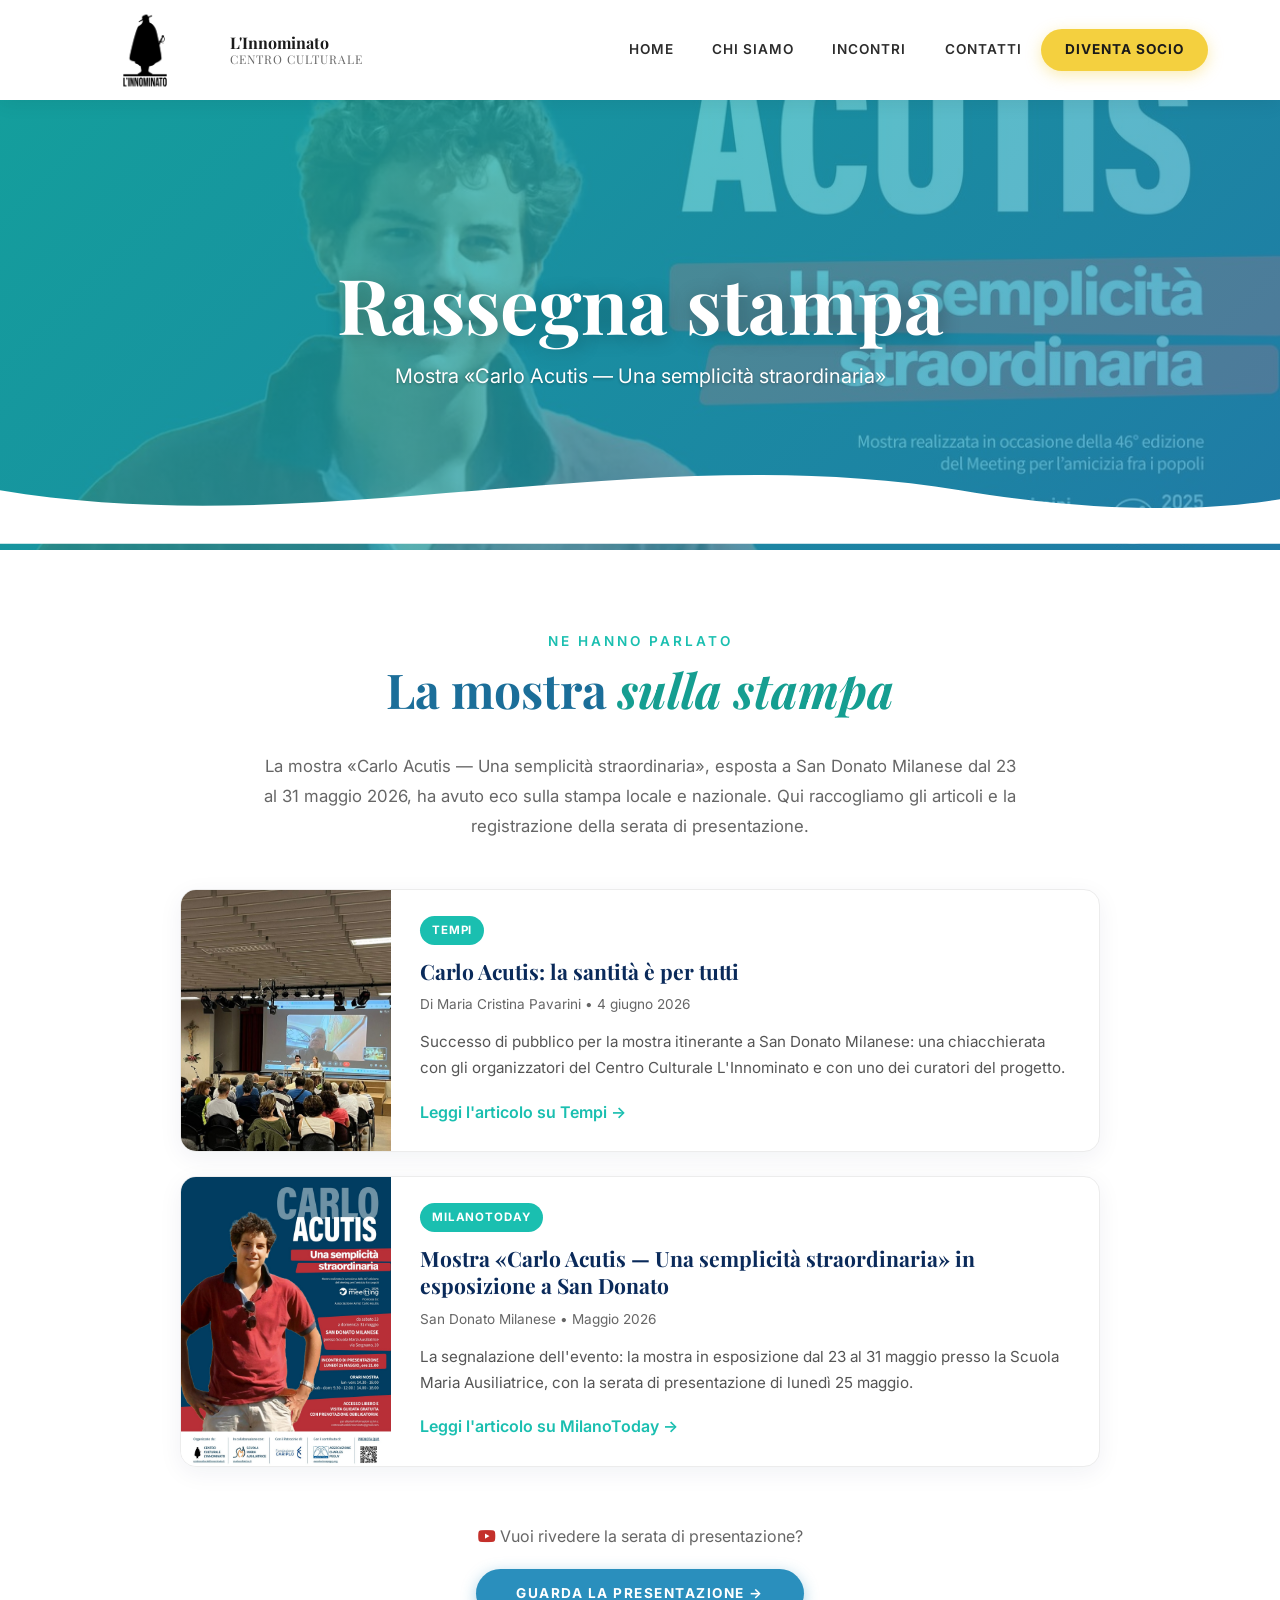
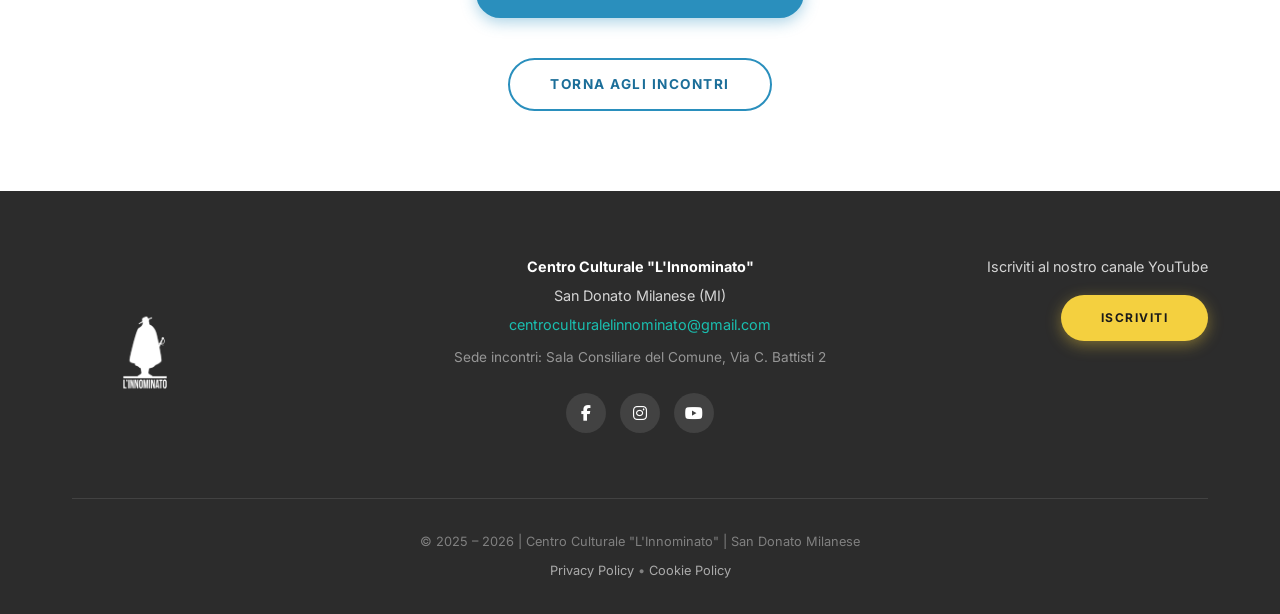
<file: rassegna-stampa.html>
<!DOCTYPE html>
<html lang="it">
<head>
  <meta charset="UTF-8">
  <meta name="viewport" content="width=device-width, initial-scale=1.0">
  <title>Rassegna stampa - Mostra Carlo Acutis | Centro Culturale L'Innominato</title>
  <meta name="description" content="La mostra «Carlo Acutis - Una semplicità straordinaria» a San Donato Milanese sulla stampa: gli articoli e la registrazione della presentazione.">
  <meta name="robots" content="index, follow, max-image-preview:large, max-snippet:-1, max-video-preview:-1">
  <link rel="canonical" href="https://www.centroculturalelinnominato.it/rassegna-stampa.html">
  <meta property="og:type" content="website">
  <meta property="og:title" content="Rassegna stampa - Mostra Carlo Acutis">
  <meta property="og:description" content="La mostra «Carlo Acutis - Una semplicità straordinaria» a San Donato Milanese sulla stampa.">
  <meta property="og:url" content="https://www.centroculturalelinnominato.it/rassegna-stampa.html">
  <meta property="og:image" content="https://www.centroculturalelinnominato.it/images/mostra-acutis.jpg">
  <meta property="og:locale" content="it_IT">
  <meta property="og:site_name" content="Centro Culturale L'Innominato">
  <meta name="twitter:card" content="summary_large_image">
  <meta name="twitter:title" content="Rassegna stampa - Mostra Carlo Acutis">
  <meta name="twitter:description" content="La mostra «Carlo Acutis — Una semplicità straordinaria» a San Donato Milanese sulla stampa: gli articoli e la presentazione.">
  <meta name="twitter:image" content="https://www.centroculturalelinnominato.it/images/mostra-acutis.jpg">
  <link rel="preconnect" href="https://fonts.googleapis.com">
  <link rel="preconnect" href="https://fonts.gstatic.com" crossorigin>
  <link href="https://fonts.googleapis.com/css2?family=Inter:wght@300;400;600;700&family=Playfair+Display:ital,wght@0,400;0,700;1,400;1,700&display=swap" rel="stylesheet">
  <link rel="stylesheet" href="https://cdnjs.cloudflare.com/ajax/libs/font-awesome/6.5.1/css/all.min.css">
  <link rel="stylesheet" href="css/style.css">
  <link rel="icon" href="images/logo.png" type="image/png">
  <style>
    .press-intro { text-align: center; max-width: 760px; margin: 0 auto 3rem; color: var(--grey); font-size: 1.05rem; line-height: 1.8; }
    .press-list { display: flex; flex-direction: column; gap: 1.5rem; max-width: 920px; margin: 0 auto; }
    .press-item { display: flex; gap: 0; background: #fff; border: 1px solid #ececec; border-radius: 16px; overflow: hidden; box-shadow: 0 6px 24px rgba(10,42,90,0.06); transition: transform .2s ease, box-shadow .2s ease; }
    .press-item:hover { transform: translateY(-3px); box-shadow: 0 12px 32px rgba(10,42,90,0.12); }
    .press-thumb { flex: 0 0 210px; background-size: cover; background-position: center; min-height: 190px; }
    .press-body { padding: 1.6rem 1.8rem; display: flex; flex-direction: column; }
    .press-source { display: inline-block; align-self: flex-start; font-size: .72rem; font-weight: 700; letter-spacing: .08em; text-transform: uppercase; color: #fff; background: var(--teal); padding: .3rem .75rem; border-radius: 999px; margin-bottom: .8rem; }
    .press-body h3 { font-family: 'Playfair Display', serif; font-size: 1.32rem; line-height: 1.3; margin: 0 0 .5rem; }
    .press-body h3 a { color: #0a2a5a; text-decoration: none; }
    .press-body h3 a:hover { color: var(--teal); }
    .press-meta { font-size: .85rem; color: var(--grey); margin-bottom: .8rem; }
    .press-excerpt { font-size: .95rem; color: #555; line-height: 1.7; margin-bottom: 1.1rem; }
    .press-link { align-self: flex-start; margin-top: auto; font-weight: 600; color: var(--teal); text-decoration: none; }
    .press-link:hover { text-decoration: underline; }
    .press-watch { text-align: center; margin: 3.5rem auto 0; max-width: 760px; }
    .press-watch p { color: var(--grey); margin-bottom: 1.2rem; }
    @media (max-width: 640px) {
      .press-item { flex-direction: column; }
      .press-thumb { flex: 0 0 180px; min-height: 180px; }
    }
  </style>
  <script type="application/ld+json">
  {"@context": "https://schema.org", "@type": "CollectionPage", "name": "Rassegna stampa — Mostra Carlo Acutis", "url": "https://www.centroculturalelinnominato.it/rassegna-stampa.html", "description": "La mostra «Carlo Acutis — Una semplicità straordinaria» a San Donato Milanese sulla stampa: gli articoli e la presentazione.", "inLanguage": "it-IT", "isPartOf": {"@type": "WebSite", "name": "Centro Culturale L'Innominato", "url": "https://www.centroculturalelinnominato.it/"}}
  </script>
  <script type="application/ld+json">
  {"@context": "https://schema.org", "@type": "BreadcrumbList", "itemListElement": [{"@type": "ListItem", "position": 1, "name": "Home", "item": "https://www.centroculturalelinnominato.it/"}, {"@type": "ListItem", "position": 2, "name": "Rassegna stampa", "item": "https://www.centroculturalelinnominato.it/rassegna-stampa.html"}]}
  </script>
</head>
<body>

  <!-- ============ HEADER ============ -->
  <header class="site-header">
    <div class="container">
      <a href="index.html" class="logo">
        <img src="images/logo.png" alt="Centro Culturale L'Innominato">
        <div class="logo-text">
          L'Innominato
          <span>Centro Culturale</span>
        </div>
      </a>
      <button class="hamburger" aria-label="Menu">
        <span></span><span></span><span></span>
      </button>
      <nav class="main-nav">
        <a href="index.html">Home</a>
        <a href="chi-siamo.html">Chi Siamo</a>
        <a href="incontri.html">Incontri</a>
        <a href="contatti.html">Contatti</a>
        <a href="diventa-socio.html" class="nav-cta">Diventa Socio</a>
      </nav>
    </div>
  </header>

  <!-- ============ PAGE HERO ============ -->
  <section class="page-hero" style="background-image: url('images/mostra-acutis.jpg'); background-position: center 22%;">
    <div class="hero-content">
      <h1>Rassegna stampa</h1>
      <p style="color: #fff; font-size: clamp(1rem, 2.2vw, 1.25rem); margin-top: .6rem; text-shadow: 0 1px 3px rgba(0,0,0,0.3);">Mostra &laquo;Carlo Acutis &mdash; Una semplicit&agrave; straordinaria&raquo;</p>
    </div>
    <div class="hero-wave">
      <svg viewBox="0 0 1440 120" preserveAspectRatio="none" xmlns="http://www.w3.org/2000/svg">
        <path d="M0,60 C360,120 720,0 1080,60 C1260,90 1380,80 1440,70 L1440,120 L0,120 Z" fill="#ffffff"/>
      </svg>
    </div>
  </section>

  <!-- ============ RASSEGNA STAMPA ============ -->
  <section class="section">
    <div class="container">
      <p class="section-label animate-on-scroll">Ne hanno parlato</p>
      <h2 class="section-title animate-on-scroll">La mostra <em>sulla stampa</em></h2>
      <p class="press-intro animate-on-scroll">
        La mostra &laquo;Carlo Acutis &mdash; Una semplicit&agrave; straordinaria&raquo;, esposta a San Donato Milanese dal 23 al 31 maggio 2026, ha avuto eco sulla stampa locale e nazionale. Qui raccogliamo gli articoli e la registrazione della serata di presentazione.
      </p>

      <div class="press-list">

        <!-- Tempi -->
        <article class="press-item animate-on-scroll">
          <div class="press-thumb" style="background-image: url('images/hero-contatti.jpg');"></div>
          <div class="press-body">
            <span class="press-source">Tempi</span>
            <h3><a href="https://www.tempi.it/carlo-acutis-santita-per-tutti-mostra-san-donato/" target="_blank" rel="noopener">Carlo Acutis: la santit&agrave; &egrave; per tutti</a></h3>
            <p class="press-meta">Di Maria Cristina Pavarini &bull; 4 giugno 2026</p>
            <p class="press-excerpt">
              Successo di pubblico per la mostra itinerante a San Donato Milanese: una chiacchierata con gli organizzatori del Centro Culturale L'Innominato e con uno dei curatori del progetto.
            </p>
            <a href="https://www.tempi.it/carlo-acutis-santita-per-tutti-mostra-san-donato/" target="_blank" rel="noopener" class="press-link">Leggi l'articolo su Tempi &rarr;</a>
          </div>
        </article>

        <!-- MilanoToday -->
        <article class="press-item animate-on-scroll">
          <div class="press-thumb" style="background-image: url('images/mostra-acutis.jpg');"></div>
          <div class="press-body">
            <span class="press-source">MilanoToday</span>
            <h3><a href="https://www.milanotoday.it/social/segnalazioni/mostra-carlo-acutis-una-semplicita-straordinaria-in-esposizione-a-san-donato-dal-23-al-31-maggio-presentazione-lunedi-25-maggio.html" target="_blank" rel="noopener">Mostra &laquo;Carlo Acutis &mdash; Una semplicit&agrave; straordinaria&raquo; in esposizione a San Donato</a></h3>
            <p class="press-meta">San Donato Milanese &bull; Maggio 2026</p>
            <p class="press-excerpt">
              La segnalazione dell'evento: la mostra in esposizione dal 23 al 31 maggio presso la Scuola Maria Ausiliatrice, con la serata di presentazione di luned&igrave; 25 maggio.
            </p>
            <a href="https://www.milanotoday.it/social/segnalazioni/mostra-carlo-acutis-una-semplicita-straordinaria-in-esposizione-a-san-donato-dal-23-al-31-maggio-presentazione-lunedi-25-maggio.html" target="_blank" rel="noopener" class="press-link">Leggi l'articolo su MilanoToday &rarr;</a>
          </div>
        </article>

      </div>

      <!-- Guarda anche -->
      <div class="press-watch animate-on-scroll">
        <p><i class="fab fa-youtube" style="color: #c4302b;"></i> Vuoi rivedere la serata di presentazione?</p>
        <a href="https://www.youtube.com/watch?v=dxDLFLurFcw" target="_blank" rel="noopener" class="btn btn-primary">Guarda la presentazione &rarr;</a>
      </div>

      <div class="btn-center animate-on-scroll" style="margin-top: 2.5rem;">
        <a href="incontri.html" class="btn btn-secondary">Torna agli incontri</a>
      </div>
    </div>
  </section>

  <!-- ============ FOOTER ============ -->
  <footer class="site-footer">
    <div class="container">
      <div class="footer-grid">
        <div class="footer-brand">
          <a href="index.html" class="logo">
            <img src="images/logo.png" alt="L'Innominato" style="filter: brightness(0) invert(1); height: 100px;">
          </a>
        </div>
        <div class="footer-info">
          <p><strong style="color: white;">Centro Culturale "L'Innominato"</strong></p>
          <p>San Donato Milanese (MI)</p>
          <p><a href="mailto:centroculturalelinnominato@gmail.com" style="color: var(--teal);">centroculturalelinnominato@gmail.com</a></p>
          <p style="margin-top: 0.5rem; font-size: 0.85rem; color: rgba(255,255,255,0.5);">
            Sede incontri: Sala Consiliare del Comune, Via C. Battisti 2
          </p>
          <div class="footer-social" style="margin-top: 1.5rem;">
            <a href="https://tinyurl.com/CCLI-SDM" target="_blank" rel="noopener" aria-label="Facebook"><i class="fab fa-facebook-f"></i></a>
            <a href="https://tinyurl.com/CCLI-SDM-inst" target="_blank" rel="noopener" aria-label="Instagram"><i class="fab fa-instagram"></i></a>
            <a href="https://www.youtube.com/@CentroCulturaleLInnominato" target="_blank" rel="noopener" aria-label="YouTube"><i class="fab fa-youtube"></i></a>
          </div>
        </div>
        <div class="footer-cta">
          <p>Iscriviti al nostro canale YouTube</p>
          <a href="https://www.youtube.com/@CentroCulturaleLInnominato" target="_blank" rel="noopener" class="btn btn-yellow" style="font-size: 0.75rem;">Iscriviti</a>
        </div>
      </div>
      <div class="footer-bottom">
        <p>&copy; 2025 &ndash; 2026 | Centro Culturale "L'Innominato" | San Donato Milanese</p>
        <p style="margin-top: 0.5rem;"><a href="#">Privacy Policy</a> &bull; <a href="#">Cookie Policy</a></p>
      </div>
    </div>
  </footer>

  <!-- Back to Top -->
  <button class="back-to-top" aria-label="Torna su">
    <i class="fas fa-chevron-up"></i>
  </button>

  <script src="js/main.js"></script>
</body>
</html>
</file>
<file: css/style.css>
/* ============================================
   CENTRO CULTURALE L'INNOMINATO
   Palette vivace: teal, viola, giallo/oro
   ============================================ */

/* --- CSS Variables --- */
:root {
  --teal: #1ABFB0;
  --teal-dark: #159E91;
  --purple: #2A8FBD;
  --purple-dark: #1B6E99;
  --yellow: #F4D03F;
  --yellow-dark: #D4AC0D;
  --black: #1a1a1a;
  --dark: #2C2C2C;
  --grey: #666;
  --light-grey: #f5f5f5;
  --white: #ffffff;
  --font-heading: 'Playfair Display', Georgia, 'Times New Roman', serif;
  --font-body: 'Inter', 'Segoe UI', Arial, sans-serif;
  --max-width: 1200px;
  --transition: all 0.3s ease;
}

/* --- Reset & Base --- */
*, *::before, *::after {
  margin: 0;
  padding: 0;
  box-sizing: border-box;
}

html {
  scroll-behavior: smooth;
  font-size: 16px;
}

body {
  font-family: var(--font-body);
  color: var(--dark);
  line-height: 1.7;
  background: var(--white);
  overflow-x: hidden;
}

a {
  text-decoration: none;
  color: inherit;
  transition: var(--transition);
}

img {
  max-width: 100%;
  height: auto;
  display: block;
}

.container {
  max-width: var(--max-width);
  margin: 0 auto;
  padding: 0 2rem;
}

/* --- Typography --- */
h1, h2, h3, h4 {
  font-family: var(--font-heading);
  font-weight: 700;
  line-height: 1.2;
}

h1 { font-size: clamp(2.5rem, 5vw, 4rem); }
h2 { font-size: clamp(2rem, 4vw, 3rem); }
h3 { font-size: clamp(1.3rem, 2.5vw, 1.8rem); }
h4 { font-size: 1.2rem; }

.section-label {
  text-transform: uppercase;
  letter-spacing: 3px;
  font-size: 0.85rem;
  font-weight: 600;
  color: var(--teal);
  text-align: center;
  margin-bottom: 0.5rem;
}

.section-title {
  text-align: center;
  color: var(--purple-dark);
  margin-bottom: 2rem;
}

.section-title em {
  font-style: italic;
  color: var(--teal-dark);
}

/* --- Header / Navigation --- */
.site-header {
  position: fixed;
  top: 0;
  left: 0;
  right: 0;
  z-index: 1000;
  background: rgba(255,255,255,0.97);
  backdrop-filter: blur(10px);
  box-shadow: 0 2px 20px rgba(0,0,0,0.08);
  transition: var(--transition);
}

.site-header .container {
  display: flex;
  align-items: center;
  justify-content: space-between;
  height: 100px;
}

.logo {
  display: flex;
  align-items: center;
  gap: 12px;
}

.logo img,
.logo svg {
  height: 195px;
  width: auto;
}

.logo-text {
  font-family: var(--font-heading);
  font-size: 1rem;
  font-weight: 700;
  line-height: 1.2;
  color: var(--black);
}

.logo-text span {
  display: block;
  font-size: 0.75rem;
  font-weight: 400;
  color: var(--grey);
  letter-spacing: 1px;
  text-transform: uppercase;
}

/* Desktop Navigation */
.main-nav {
  display: flex;
  align-items: center;
  gap: 0;
}

.main-nav a {
  padding: 0.5rem 1.2rem;
  font-size: 0.85rem;
  font-weight: 600;
  text-transform: uppercase;
  letter-spacing: 1px;
  color: var(--dark);
  position: relative;
}

.main-nav a::after {
  content: '';
  position: absolute;
  bottom: 0;
  left: 50%;
  transform: translateX(-50%);
  width: 0;
  height: 3px;
  background: var(--teal);
  border-radius: 2px;
  transition: var(--transition);
}

.main-nav a:hover::after,
.main-nav a.active::after {
  width: 60%;
}

.main-nav a:hover {
  color: var(--teal-dark);
}

.main-nav a.active {
  color: var(--teal-dark);
}

.nav-cta {
  background: var(--yellow) !important;
  color: var(--black) !important;
  border-radius: 50px;
  padding: 0.6rem 1.5rem !important;
  font-weight: 700 !important;
  box-shadow: 0 4px 15px rgba(244,208,63,0.4);
}

.nav-cta::after {
  display: none !important;
}

.nav-cta:hover {
  background: var(--yellow-dark) !important;
  transform: translateY(-2px);
  box-shadow: 0 6px 20px rgba(244,208,63,0.5);
}

/* Mobile hamburger */
.hamburger {
  display: none;
  flex-direction: column;
  gap: 5px;
  cursor: pointer;
  padding: 10px;
  background: none;
  border: none;
}

.hamburger span {
  width: 28px;
  height: 3px;
  background: var(--dark);
  border-radius: 2px;
  transition: var(--transition);
}

/* --- Hero Section --- */
.hero {
  position: relative;
  min-height: 100vh;
  display: flex;
  align-items: center;
  justify-content: center;
  overflow: hidden;
  margin-top: 100px;
}

.hero-slider {
  position: absolute;
  inset: 0;
  z-index: 0;
}

.hero-slide {
  position: absolute;
  inset: 0;
  opacity: 0;
  transition: opacity 1.5s ease;
  background-size: cover;
  background-position: center;
}

.hero-slide.active {
  opacity: 1;
}

.hero-slide::after {
  content: '';
  position: absolute;
  inset: 0;
  background: linear-gradient(135deg, rgba(26,191,176,0.7) 0%, rgba(42,143,189,0.7) 100%);
}

.hero-content {
  position: relative;
  z-index: 2;
  text-align: center;
  color: var(--white);
  padding: 2rem;
}

.hero-content h1 {
  font-size: clamp(3rem, 6vw, 5rem);
  margin-bottom: 0.3rem;
  text-shadow: 2px 2px 20px rgba(0,0,0,0.3);
}

.hero-content h1 em {
  font-style: italic;
  color: var(--yellow);
}

.hero-content .hero-subtitle {
  font-size: 1.1rem;
  letter-spacing: 4px;
  text-transform: uppercase;
  font-weight: 300;
  margin-top: 1rem;
  opacity: 0.9;
}

.hero-wave {
  position: absolute;
  bottom: -2px;
  left: 0;
  width: 100%;
  z-index: 3;
}

/* Page hero (for inner pages) */
.page-hero {
  position: relative;
  height: 50vh;
  min-height: 350px;
  display: flex;
  align-items: center;
  justify-content: center;
  background-size: cover;
  background-position: center;
  margin-top: 100px;
}

.page-hero::after {
  content: '';
  position: absolute;
  inset: 0;
  background: linear-gradient(135deg, rgba(26,191,176,0.75) 0%, rgba(42,143,189,0.75) 100%);
}

.page-hero .hero-content {
  z-index: 2;
}

.page-hero .hero-wave {
  z-index: 3;
}

/* --- Upcoming Event Section (Mostra Carlo Acutis) --- */
.upcoming-event-section {
  padding: 5rem 0;
  background: linear-gradient(135deg, #0a2a5a 0%, #082F73 40%, #1B6E99 100%);
  color: var(--white);
  text-align: center;
  position: relative;
  overflow: hidden;
}

@media (max-width: 768px) {
  .upcoming-event-section {
    padding: 3rem 0;
  }
  .upcoming-event-section .container {
    padding: 0 1rem;
  }
}

.upcoming-event-section::before {
  content: '';
  position: absolute;
  inset: 0;
  background: url("data:image/svg+xml,%3Csvg width='80' height='80' viewBox='0 0 80 80' xmlns='http://www.w3.org/2000/svg'%3E%3Cg fill='none' fill-rule='evenodd'%3E%3Cg fill='%23ffffff' fill-opacity='0.03'%3E%3Cpath d='M50 50c0-5.523 4.477-10 10-10s10 4.477 10 10-4.477 10-10 10-10-4.477-10-10zm0-40c0-5.523 4.477-10 10-10s10 4.477 10 10-4.477 10-10 10-10-4.477-10-10zM10 50c0-5.523 4.477-10 10-10s10 4.477 10 10-4.477 10-10 10-10-4.477-10-10zm0-40c0-5.523 4.477-10 10-10s10 4.477 10 10-4.477 10-10 10-10-4.477-10-10z'/%3E%3C/g%3E%3C/g%3E%3C/svg%3E");
  pointer-events: none;
}

.upcoming-event-section .section-title em {
  color: var(--yellow);
}

.upcoming-event-card {
  display: grid;
  grid-template-columns: 300px 1fr;
  gap: 0;
  background: rgba(255,255,255,0.07);
  border: 1px solid rgba(255,255,255,0.12);
  border-radius: 20px;
  overflow: hidden;
  text-align: left;
  max-width: 1060px;
  margin: 0 auto;
  backdrop-filter: blur(5px);
}

.upcoming-event-sidebar {
  background: #023F85;
  display: flex;
  flex-direction: column;
  align-items: center;
  justify-content: center;
  gap: 2.5rem;
  padding: 2.5rem 1.5rem;
  text-align: center;
}

.sidebar-partners {
  display: flex;
  flex-direction: column;
  gap: 2rem;
  align-items: center;
  width: 100%;
}

.sidebar-partner {
  display: flex;
  flex-direction: column;
  align-items: center;
  gap: 0.5rem;
}

.sidebar-partner .partner-label {
  font-size: 0.7rem;
  text-transform: uppercase;
  letter-spacing: 1.5px;
  color: rgba(255,255,255,0.55);
}

.sidebar-partner .partner-name {
  font-size: 0.9rem;
  color: rgba(255,255,255,0.95);
  font-weight: 600;
}

.partner-logo-img {
  width: 50%;
  height: auto;
  display: block;
  margin: 0 auto;
  clip-path: inset(2px);
}

.sma-logo-link {
  display: block;
  width: 70px;
  height: 70px;
  border-radius: 50%;
  overflow: hidden;
  background: #ffffff;
  padding: 8px;
  margin: 0 auto;
  box-shadow: 0 2px 10px rgba(0,0,0,0.2);
}

.sma-logo-img {
  width: 100%;
  height: 100%;
  object-fit: contain;
  display: block;
}

.event-badge {
  background: var(--yellow);
  color: var(--black);
  padding: 1rem 1.8rem;
  border-radius: 14px;
  font-weight: 700;
  font-size: 1.5rem;
  font-family: var(--font-heading);
  text-align: center;
  line-height: 1.2;
  box-shadow: 0 8px 25px rgba(244,208,63,0.3);
}

.upcoming-event-details {
  padding: 2.5rem;
}

.upcoming-event-details h3 {
  font-family: var(--font-heading);
  font-size: clamp(1.4rem, 2.5vw, 1.8rem);
  color: var(--white);
  margin-bottom: 0.5rem;
  line-height: 1.3;
}

.event-subtitle {
  font-size: 0.95rem;
  color: rgba(255,255,255,0.7);
  font-style: italic;
  margin-bottom: 1.5rem;
  padding-bottom: 1.5rem;
  border-bottom: 1px solid rgba(255,255,255,0.1);
}

.event-info-grid {
  display: grid;
  grid-template-columns: 1fr 1fr;
  gap: 1rem;
  margin-bottom: 1.5rem;
}

.event-info-item {
  display: flex;
  align-items: flex-start;
  gap: 0.8rem;
}

.event-info-item i {
  color: var(--yellow);
  font-size: 1.1rem;
  margin-top: 0.2rem;
  flex-shrink: 0;
}

.event-info-item strong {
  display: block;
  font-size: 0.8rem;
  text-transform: uppercase;
  letter-spacing: 1px;
  color: var(--yellow);
  margin-bottom: 0.15rem;
}

.event-info-item span {
  font-size: 0.9rem;
  color: rgba(255,255,255,0.9);
  line-height: 1.4;
}

.event-free-notice {
  background: rgba(244,208,63,0.12);
  border: 1px solid rgba(244,208,63,0.25);
  border-radius: 10px;
  padding: 0.8rem 1.2rem;
  font-size: 0.9rem;
  font-weight: 600;
  color: var(--yellow);
  margin-bottom: 1.5rem;
  display: flex;
  align-items: center;
  gap: 0.6rem;
}

.event-free-notice i {
  font-size: 1rem;
}

.event-actions {
  display: flex;
  gap: 1rem;
  margin-bottom: 1.5rem;
  flex-wrap: wrap;
}

.event-partners {
  display: flex;
  gap: 2rem;
  flex-wrap: wrap;
  align-items: center;
  padding-top: 1.2rem;
  border-top: 1px solid rgba(255,255,255,0.1);
}

.event-partner {
  display: flex;
  flex-direction: column;
  gap: 0.2rem;
}

.partner-label {
  font-size: 0.7rem;
  text-transform: uppercase;
  letter-spacing: 1.5px;
  color: rgba(255,255,255,0.5);
}

.partner-name {
  font-size: 0.85rem;
  color: rgba(255,255,255,0.9);
  font-weight: 600;
}

@media (max-width: 768px) {
  .upcoming-event-card {
    grid-template-columns: 1fr;
    max-width: 100%;
  }

  .upcoming-event-sidebar {
    padding: 1.5rem;
    gap: 1.5rem;
  }

  .upcoming-event-details {
    padding: 1.2rem;
    overflow-wrap: break-word;
    word-wrap: break-word;
  }

  .upcoming-event-details h3 {
    font-size: 1.3rem;
  }

  .event-info-grid {
    grid-template-columns: 1fr;
  }

  .event-info-item span {
    font-size: 0.82rem;
  }

  .event-free-notice {
    font-size: 0.82rem;
    padding: 0.7rem 1rem;
  }

  .event-actions {
    flex-direction: column;
    flex-wrap: wrap !important;
  }

  .event-actions .btn {
    text-align: center;
    white-space: normal !important;
    font-size: 0.8rem !important;
  }

  .event-partners {
    flex-direction: column;
    gap: 1rem;
  }
}

/* --- Section Spacing --- */
.section {
  padding: 5rem 0;
}

.section-alt {
  background: var(--light-grey);
}

/* --- Event Cards --- */
.cards-grid {
  display: grid;
  grid-template-columns: repeat(auto-fill, minmax(320px, 1fr));
  gap: 2rem;
  margin-top: 2rem;
}

.card {
  background: var(--white);
  border-radius: 16px;
  overflow: hidden;
  box-shadow: 0 4px 25px rgba(0,0,0,0.08);
  transition: var(--transition);
}

.card:hover {
  transform: translateY(-8px);
  box-shadow: 0 12px 40px rgba(0,0,0,0.15);
}

.card-image {
  width: 100%;
  aspect-ratio: 3/4;
  object-fit: cover;
  background: linear-gradient(135deg, var(--teal), var(--purple));
}

.card-image img {
  width: 100%;
  height: 100%;
  object-fit: cover;
}

.card-body {
  padding: 1.5rem;
}

.card-body h3 {
  color: var(--purple-dark);
  margin-bottom: 0.5rem;
}

.card-body h3 a:hover {
  color: var(--teal);
}

.card-meta {
  font-size: 0.9rem;
  color: var(--grey);
}

/* --- Buttons --- */
.btn {
  display: inline-block;
  padding: 0.8rem 2.5rem;
  border-radius: 50px;
  font-weight: 700;
  font-size: 0.85rem;
  letter-spacing: 1.5px;
  text-transform: uppercase;
  cursor: pointer;
  transition: var(--transition);
  border: none;
  text-align: center;
}

.btn-primary {
  background: var(--purple);
  color: var(--white);
  box-shadow: 0 4px 15px rgba(42,143,189,0.4);
}

.btn-primary:hover {
  background: var(--purple-dark);
  transform: translateY(-2px);
  box-shadow: 0 6px 20px rgba(42,143,189,0.5);
}

.btn-secondary {
  background: transparent;
  color: var(--purple-dark);
  border: 2px solid var(--purple);
}

.btn-secondary:hover {
  background: var(--purple);
  color: var(--white);
}

.btn-teal {
  background: var(--teal);
  color: var(--white);
  box-shadow: 0 4px 15px rgba(26,191,176,0.4);
}

.btn-teal:hover {
  background: var(--teal-dark);
  transform: translateY(-2px);
}

.btn-yellow {
  background: var(--yellow);
  color: var(--black);
  box-shadow: 0 4px 15px rgba(244,208,63,0.4);
}

.btn-yellow:hover {
  background: var(--yellow-dark);
  transform: translateY(-2px);
}

.btn-center {
  text-align: center;
  margin-top: 2.5rem;
}

/* --- Chi Siamo (About) Section on Homepage --- */
.about-banner {
  position: relative;
  padding: 6rem 0;
  background: linear-gradient(135deg, var(--teal) 0%, #2A8FBD 100%);
  color: var(--white);
  text-align: center;
  overflow: hidden;
}

.about-banner h2 {
  color: var(--white);
  margin-bottom: 1rem;
}

.about-banner h2 em {
  color: var(--yellow);
}

.about-banner p {
  max-width: 700px;
  margin: 0 auto 2rem;
  font-size: 1.1rem;
  opacity: 0.95;
  line-height: 1.8;
}

/* --- Network / Partners --- */
.partners-section {
  position: relative;
  padding: 5rem 0;
  background: linear-gradient(180deg, #2A8FBD 0%, var(--purple-dark) 100%);
  color: var(--white);
  text-align: center;
}

.partners-section .section-label {
  color: var(--yellow);
}

.partners-section .section-title {
  color: var(--white);
}

.partners-grid {
  display: flex;
  flex-wrap: wrap;
  justify-content: center;
  align-items: center;
  gap: 3rem;
  margin-top: 2rem;
}

.partners-grid a {
  display: block;
  opacity: 0.8;
  transition: var(--transition);
  filter: brightness(0) invert(1);
}

.partners-grid a:hover {
  opacity: 1;
  transform: scale(1.1);
}

.partners-grid img {
  height: 60px;
  width: auto;
}

/* --- Newsletter Section --- */
.newsletter-section {
  padding: 5rem 0;
  text-align: center;
  background: var(--light-grey);
}

.newsletter-form {
  display: flex;
  max-width: 500px;
  margin: 2rem auto 0;
  gap: 0;
}

.newsletter-form input[type="email"] {
  flex: 1;
  padding: 1rem 1.5rem;
  border: 2px solid #ddd;
  border-right: none;
  border-radius: 50px 0 0 50px;
  font-size: 1rem;
  font-family: var(--font-body);
  outline: none;
  transition: var(--transition);
}

.newsletter-form input[type="email"]:focus {
  border-color: var(--teal);
}

.newsletter-form button {
  padding: 1rem 2rem;
  background: var(--teal);
  color: var(--white);
  border: none;
  border-radius: 0 50px 50px 0;
  font-weight: 700;
  font-size: 0.9rem;
  cursor: pointer;
  transition: var(--transition);
  white-space: nowrap;
}

.newsletter-form button:hover {
  background: var(--teal-dark);
}

.newsletter-privacy {
  font-size: 0.8rem;
  color: var(--grey);
  margin-top: 1rem;
}

.newsletter-privacy a {
  color: var(--teal);
  text-decoration: underline;
}

/* --- Contact Columns --- */
.contact-grid {
  display: grid;
  grid-template-columns: repeat(3, 1fr);
  gap: 2rem;
  text-align: center;
  margin-top: 2rem;
}

.contact-card {
  padding: 2rem;
  display: flex;
  flex-direction: column;
  align-items: center;
  text-align: center;
}

.contact-card h4 {
  color: var(--purple-dark);
  margin-bottom: 1rem;
}

.contact-card p {
  color: var(--grey);
  font-size: 0.95rem;
  margin-bottom: 1rem;
  flex-grow: 1;
}

.social-links {
  display: flex;
  justify-content: center;
  gap: 1rem;
}

.social-links a {
  display: flex;
  align-items: center;
  justify-content: center;
  width: 45px;
  height: 45px;
  border-radius: 50%;
  background: var(--teal);
  color: var(--white);
  font-size: 1.2rem;
  transition: var(--transition);
}

.social-links a:hover {
  background: var(--purple);
  transform: translateY(-3px);
}

.social-links a.youtube {
  background: #FF0000;
}

.social-links a.youtube:hover {
  background: #cc0000;
}

/* --- Wave SVG Dividers --- */
.wave-divider {
  display: block;
  width: 100%;
  line-height: 0;
}

.wave-divider svg {
  width: 100%;
  height: auto;
}

/* --- Footer logo allineato all'header --- */
.site-footer .logo img,
.site-footer .logo svg {
  height: 195px !important;
  width: auto;
}

/* --- Campagna associativa 2026 --- */
.campagna-section {
  padding: 5rem 0;
  background: linear-gradient(135deg, #1B6E99 0%, #1ABFB0 100%);
  color: var(--white);
  text-align: center;
  position: relative;
  overflow: hidden;
}

.campagna-section::before {
  content: '';
  position: absolute;
  inset: 0;
  background: url("data:image/svg+xml,%3Csvg width='60' height='60' viewBox='0 0 60 60' xmlns='http://www.w3.org/2000/svg'%3E%3Cg fill='none' fill-rule='evenodd'%3E%3Cg fill='%23ffffff' fill-opacity='0.04'%3E%3Cpath d='M36 34v-4h-2v4h-4v2h4v4h2v-4h4v-2h-4zm0-30V0h-2v4h-4v2h4v4h2V6h4V4h-4zM6 34v-4H4v4H0v2h4v4h2v-4h4v-2H6zM6 4V0H4v4H0v2h4v4h2V6h4V4H6z'/%3E%3C/g%3E%3C/g%3E%3C/svg%3E");
}

.campagna-section .section-label {
  color: var(--yellow);
}

.campagna-section .section-title {
  color: var(--white);
  margin-bottom: 0.5rem;
}

.campagna-tema {
  font-family: var(--font-heading);
  font-size: clamp(1.3rem, 3vw, 2rem);
  font-style: italic;
  color: var(--yellow);
  margin-bottom: 3rem;
}

.campagna-grid {
  display: grid;
  grid-template-columns: 1fr 1fr;
  gap: 2.5rem;
  max-width: 960px;
  margin: 0 auto 3rem;
  text-align: left;
  position: relative;
  z-index: 1;
}

.campagna-card {
  background: rgba(255,255,255,0.12);
  border: 1px solid rgba(255,255,255,0.2);
  border-radius: 16px;
  padding: 2rem;
  backdrop-filter: blur(5px);
}

.campagna-card h3 {
  font-family: var(--font-heading);
  color: var(--yellow);
  font-size: 1.3rem;
  margin-bottom: 1rem;
}

.campagna-card p {
  font-size: 1rem;
  line-height: 1.8;
  color: rgba(255,255,255,0.9);
  margin-bottom: 0.8rem;
}

.campagna-card p strong {
  color: var(--white);
}

.campagna-cta {
  position: relative;
  z-index: 1;
  display: flex;
  align-items: center;
  justify-content: center;
  gap: 2rem;
  flex-wrap: wrap;
}

.campagna-quota {
  background: var(--yellow);
  color: var(--black);
  border-radius: 16px;
  padding: 1.2rem 2.5rem;
  font-weight: 700;
  font-size: 1.1rem;
}

.campagna-quota span {
  display: block;
  font-size: 2rem;
  font-family: var(--font-heading);
}

@media (max-width: 768px) {
  .campagna-grid {
    grid-template-columns: 1fr;
  }
  .campagna-cta {
    flex-direction: column;
  }
}

/* --- Footer --- */
.site-footer {
  background: var(--dark);
  color: rgba(255,255,255,0.8);
  padding: 4rem 0 2rem;
}

.footer-grid {
  display: grid;
  grid-template-columns: 1fr 2fr 1fr;
  gap: 3rem;
  align-items: start;
}

.footer-brand .logo-text {
  color: var(--white);
}

.footer-brand .logo-text span {
  color: rgba(255,255,255,0.5);
}

.footer-info {
  text-align: center;
}

.footer-info p {
  font-size: 0.9rem;
  margin-bottom: 0.3rem;
}

.footer-info .footer-social {
  margin-top: 1.5rem;
}

.footer-info .footer-social a {
  display: inline-flex;
  align-items: center;
  justify-content: center;
  width: 40px;
  height: 40px;
  border-radius: 50%;
  background: rgba(255,255,255,0.1);
  color: var(--white);
  margin: 0 0.3rem;
  transition: var(--transition);
}

.footer-info .footer-social a:hover {
  background: var(--teal);
}

.footer-cta {
  text-align: right;
}

.footer-cta p {
  font-size: 0.9rem;
  margin-bottom: 1rem;
}

.footer-bottom {
  text-align: center;
  margin-top: 3rem;
  padding-top: 2rem;
  border-top: 1px solid rgba(255,255,255,0.1);
  font-size: 0.8rem;
  color: rgba(255,255,255,0.4);
}

.footer-bottom a {
  color: rgba(255,255,255,0.6);
}

.footer-bottom a:hover {
  color: var(--teal);
}

/* --- Contact Form (page) --- */
.contact-form {
  max-width: 600px;
  margin: 0 auto;
}

.form-group {
  margin-bottom: 1.5rem;
}

.form-group label {
  display: block;
  font-weight: 600;
  margin-bottom: 0.5rem;
  color: var(--dark);
}

.form-group input,
.form-group textarea,
.form-group select {
  width: 100%;
  padding: 0.9rem 1.2rem;
  border: 2px solid #e0e0e0;
  border-radius: 12px;
  font-family: var(--font-body);
  font-size: 1rem;
  transition: var(--transition);
  outline: none;
}

.form-group input:focus,
.form-group textarea:focus {
  border-color: var(--teal);
  box-shadow: 0 0 0 3px rgba(26,191,176,0.15);
}

.form-group textarea {
  min-height: 150px;
  resize: vertical;
}

/* --- Diventa Socio --- */
.membership-benefits {
  display: grid;
  grid-template-columns: repeat(auto-fit, minmax(250px, 1fr));
  gap: 2rem;
  margin-top: 2rem;
}

.benefit-card {
  padding: 2rem;
  background: var(--white);
  border-radius: 16px;
  box-shadow: 0 4px 20px rgba(0,0,0,0.06);
  text-align: center;
  transition: var(--transition);
}

.benefit-card:hover {
  transform: translateY(-5px);
  box-shadow: 0 8px 30px rgba(0,0,0,0.12);
}

.benefit-icon {
  font-size: 2.5rem;
  margin-bottom: 1rem;
}

.benefit-card h4 {
  color: var(--purple-dark);
  margin-bottom: 0.5rem;
}

/* --- Back to top --- */
.back-to-top {
  position: fixed;
  bottom: 2rem;
  right: 2rem;
  width: 45px;
  height: 45px;
  border-radius: 50%;
  background: var(--purple);
  color: var(--white);
  display: flex;
  align-items: center;
  justify-content: center;
  font-size: 1.2rem;
  opacity: 0;
  visibility: hidden;
  transition: var(--transition);
  cursor: pointer;
  border: none;
  z-index: 999;
  box-shadow: 0 4px 15px rgba(42,143,189,0.4);
}

.back-to-top.visible {
  opacity: 1;
  visibility: visible;
}

.back-to-top:hover {
  background: var(--teal);
  transform: translateY(-3px);
}

/* --- Responsive --- */
@media (max-width: 992px) {
  .footer-grid {
    grid-template-columns: 1fr;
    text-align: center;
    gap: 1.5rem;
  }
  .footer-brand {
    display: flex;
    flex-direction: column;
    align-items: center;
  }
  .footer-brand .logo {
    display: flex;
    justify-content: center;
  }
  .footer-brand .logo-text {
    text-align: center;
  }
  .footer-cta {
    text-align: center;
  }
  .contact-grid {
    grid-template-columns: 1fr;
  }
}

@media (max-width: 768px) {
  .hamburger {
    display: flex;
    z-index: 1001;
  }

  /* Logo ridotto su mobile per non sformare l'header */
  .logo img,
  .logo svg {
    height: 55px;
    width: auto;
  }

  /* Container header con altezza fissa su mobile */
  .site-header .container {
    height: 70px;
    padding: 0 1rem;
  }

  /* Hero margin-top allineato all'altezza header mobile */
  .hero {
    margin-top: 70px;
  }

  .page-hero {
    margin-top: 70px;
  }

  .main-nav {
    position: fixed;
    top: 70px;
    left: 0;
    right: 0;
    background: var(--white);
    flex-direction: column;
    padding: 1.5rem;
    box-shadow: 0 10px 30px rgba(0,0,0,0.1);
    transform: translateY(-120%);
    opacity: 0;
    transition: transform 0.3s ease, opacity 0.3s ease;
    z-index: 999;
    pointer-events: none;
  }

  .main-nav.open {
    transform: translateY(0);
    opacity: 1;
    pointer-events: all;
  }

  .main-nav a {
    padding: 0.8rem 1rem;
    width: 100%;
    text-align: center;
  }

  .hero {
    min-height: 70vh;
  }

  .cards-grid {
    grid-template-columns: 1fr;
  }

  /* Footer mobile: logo più piccolo e padding ridotto */
  .site-footer {
    padding: 2.5rem 0 1.5rem;
  }
  .site-footer .footer-brand .logo img {
    height: 50px !important;
  }
  .footer-brand .logo-text {
    font-size: 0.9rem;
  }
  .footer-info p {
    font-size: 0.82rem;
  }
  .footer-cta p {
    font-size: 0.82rem;
  }
  .footer-cta .btn {
    font-size: 0.7rem !important;
    padding: 0.6rem 1.5rem;
  }
  .footer-bottom {
    margin-top: 1.5rem;
    padding-top: 1rem;
  }

  .newsletter-form {
    flex-direction: column;
    gap: 0.8rem;
  }

  .newsletter-form input[type="email"] {
    border-radius: 50px;
    border-right: 2px solid #ddd;
  }

  .newsletter-form input[type="email"]:focus {
    border-color: var(--teal);
  }

  .newsletter-form button {
    border-radius: 50px;
  }
}

/* --- Animations --- */
@keyframes fadeInUp {
  from {
    opacity: 0;
    transform: translateY(30px);
  }
  to {
    opacity: 1;
    transform: translateY(0);
  }
}

.animate-on-scroll {
  opacity: 0;
  transform: translateY(30px);
  transition: all 0.8s ease;
}

.animate-on-scroll.visible {
  opacity: 1;
  transform: translateY(0);
}

/* --- Chi Siamo Page specific --- */
.about-content {
  max-width: 800px;
  margin: 0 auto;
  font-size: 1.1rem;
  line-height: 1.9;
}

.about-content p {
  margin-bottom: 1.5rem;
}

.about-content strong {
  color: var(--purple-dark);
}

.about-image-banner {
  position: relative;
  height: 400px;
  background-size: cover;
  background-position: center;
  background-attachment: fixed;
  margin: 3rem 0;
}

.about-image-banner::after {
  content: '';
  position: absolute;
  inset: 0;
  background: linear-gradient(135deg, rgba(26,191,176,0.5) 0%, rgba(42,143,189,0.5) 100%);
}

/* --- Incontri archive filters --- */
.filter-bar {
  display: flex;
  justify-content: center;
  gap: 0.8rem;
  flex-wrap: wrap;
  margin-bottom: 2rem;
}

.filter-btn {
  padding: 0.5rem 1.5rem;
  border-radius: 50px;
  border: 2px solid var(--teal);
  background: transparent;
  color: var(--teal-dark);
  font-weight: 600;
  font-size: 0.85rem;
  cursor: pointer;
  transition: var(--transition);
}

.filter-btn:hover,
.filter-btn.active {
  background: var(--teal);
  color: var(--white);
}

/* ============================================
   MODAL FORM ISCRIZIONE SOCIO
   ============================================ */
.socio-modal {
  display: none;
  position: fixed;
  inset: 0;
  z-index: 10000;
  align-items: center;
  justify-content: center;
}

.socio-modal.active {
  display: flex;
}

.socio-modal-overlay {
  position: absolute;
  inset: 0;
  background: rgba(0,0,0,0.6);
  backdrop-filter: blur(4px);
}

.socio-modal-container {
  position: relative;
  background: var(--white);
  border-radius: 20px;
  max-width: 720px;
  width: 92%;
  max-height: 90vh;
  overflow-y: auto;
  padding: 2.5rem;
  box-shadow: 0 25px 60px rgba(0,0,0,0.3);
  animation: modalSlideIn 0.3s ease;
}

@keyframes modalSlideIn {
  from { transform: translateY(30px); opacity: 0; }
  to { transform: translateY(0); opacity: 1; }
}

.socio-modal-close {
  position: absolute;
  top: 1rem;
  right: 1.2rem;
  background: none;
  border: none;
  font-size: 2rem;
  color: var(--grey);
  cursor: pointer;
  line-height: 1;
  z-index: 1;
  transition: color 0.2s;
}

.socio-modal-close:hover {
  color: var(--black);
}

.socio-modal-header {
  text-align: center;
  margin-bottom: 2rem;
  padding-bottom: 1.5rem;
  border-bottom: 2px solid var(--light-grey);
}

.socio-modal-header h2 {
  font-family: var(--font-heading);
  color: var(--purple-dark);
  font-size: 1.6rem;
  margin-bottom: 0.3rem;
}

.socio-modal-header p {
  color: var(--grey);
  font-size: 0.95rem;
}

/* Form layout */
.socio-form .form-row {
  display: grid;
  grid-template-columns: 1fr 1fr;
  gap: 1rem;
  margin-bottom: 1rem;
}

.socio-form .form-group {
  display: flex;
  flex-direction: column;
}

.socio-form .form-group-full {
  grid-column: 1 / -1;
}

.socio-form label {
  font-size: 0.85rem;
  font-weight: 600;
  color: var(--dark);
  margin-bottom: 0.35rem;
}

.socio-form label .req {
  color: #e74c3c;
}

.socio-form input[type="text"],
.socio-form input[type="email"],
.socio-form input[type="tel"],
.socio-form input[type="date"],
.socio-form select {
  padding: 0.7rem 0.9rem;
  border: 2px solid #e0e0e0;
  border-radius: 10px;
  font-size: 0.95rem;
  font-family: var(--font-body);
  transition: border-color 0.2s, box-shadow 0.2s;
  background: #fafafa;
}

.socio-form input:focus,
.socio-form select:focus {
  outline: none;
  border-color: var(--teal);
  box-shadow: 0 0 0 3px rgba(26,191,176,0.15);
  background: var(--white);
}

.socio-form input.error,
.socio-form select.error {
  border-color: #e74c3c;
  box-shadow: 0 0 0 3px rgba(231,76,60,0.1);
}

.socio-form input[type="checkbox"].error {
  outline: 2px solid #e74c3c;
  outline-offset: 2px;
}

/* Declarations section */
.form-declarations {
  margin: 1.5rem 0;
  padding: 1.5rem;
  background: #f8f9fa;
  border-radius: 12px;
  border-left: 4px solid var(--purple);
}

.form-declarations h3 {
  font-family: var(--font-heading);
  color: var(--purple-dark);
  font-size: 1.1rem;
  margin-bottom: 1rem;
}

.form-check {
  display: flex;
  align-items: flex-start;
  gap: 0.7rem;
  margin-bottom: 1rem;
  cursor: pointer;
  font-size: 0.88rem;
  line-height: 1.5;
  color: var(--dark);
}

.form-check input[type="checkbox"] {
  margin-top: 0.25rem;
  min-width: 18px;
  min-height: 18px;
  accent-color: var(--teal);
  cursor: pointer;
}

/* Payment section */
.form-payment {
  margin: 1.5rem 0;
  padding: 1.2rem 1.5rem;
  background: linear-gradient(135deg, #e8f8f5 0%, #ebf5fb 100%);
  border-radius: 12px;
  text-align: center;
  font-size: 0.92rem;
}

.form-payment a {
  color: var(--teal-dark);
  text-decoration: underline;
}

/* Actions */
.form-actions {
  text-align: center;
  margin-top: 1.5rem;
}

.socio-submit-btn {
  padding: 0.9rem 3rem !important;
  font-size: 1rem !important;
  min-width: 280px;
}

/* Messages */
.form-message {
  margin-top: 1rem;
  padding: 1rem;
  border-radius: 10px;
  text-align: center;
  font-size: 0.92rem;
  font-weight: 500;
}

.form-message.error {
  background: #fef2f2;
  color: #c0392b;
  border: 1px solid #f5c6cb;
}

.form-message.success {
  background: #f0fdf4;
  color: #15803d;
  border: 1px solid #86efac;
}

/* Success state */
.socio-success {
  text-align: center;
  padding: 2rem 0;
}

.success-icon {
  font-size: 4rem;
  color: var(--teal);
  margin-bottom: 1rem;
}

.socio-success h2 {
  font-family: var(--font-heading);
  color: var(--purple-dark);
  margin-bottom: 0.5rem;
}

.socio-success p {
  color: var(--grey);
  line-height: 1.7;
}

/* Mobile */
@media (max-width: 768px) {
  .socio-modal-container {
    width: 96%;
    padding: 1.5rem;
    max-height: 95vh;
    border-radius: 16px;
  }

  .socio-form .form-row {
    grid-template-columns: 1fr;
  }

  .socio-modal-header h2 {
    font-size: 1.3rem;
  }

  .socio-submit-btn {
    min-width: auto;
    width: 100%;
  }

  .form-declarations {
    padding: 1rem;
  }
}

/* --- Tema dell'anno sociale (Babele o Gerusalemme) --- */
.tema-section {
  padding: 5rem 0;
  background: linear-gradient(180deg, #F4FBFA 0%, var(--white) 100%);
  position: relative;
}

.tema-section .section-title {
  margin-bottom: 0.75rem;
}

.tema-sottotitolo {
  text-align: center;
  max-width: 760px;
  margin: 0 auto 3rem;
  font-size: 1.1rem;
  line-height: 1.7;
  color: #4a5568;
}

.tema-card {
  display: grid;
  grid-template-columns: 300px 1fr;
  gap: 2.5rem;
  align-items: start;
  max-width: 1040px;
  margin: 0 auto;
  background: var(--white);
  border-radius: 20px;
  padding: 2.5rem;
  box-shadow: 0 15px 45px rgba(27,110,153,0.12);
  border: 1px solid rgba(26,191,176,0.18);
}

.tema-cover {
  position: relative;
  display: block;
  border-radius: 10px;
  overflow: hidden;
  box-shadow: 0 8px 25px rgba(0,0,0,0.15);
  transition: var(--transition);
}

.tema-cover img {
  display: block;
  width: 100%;
  height: auto;
  aspect-ratio: 210 / 297;
  object-fit: cover;
}

.tema-cover:hover {
  transform: translateY(-4px);
  box-shadow: 0 14px 35px rgba(0,0,0,0.22);
}

.tema-cover-badge {
  position: absolute;
  top: 0.8rem;
  right: 0.8rem;
  background: var(--purple-dark);
  color: var(--white);
  font-size: 0.7rem;
  font-weight: 700;
  letter-spacing: 1px;
  text-transform: uppercase;
  padding: 0.3rem 0.7rem;
  border-radius: 50px;
}

.tema-quote {
  margin: 0 0 1.5rem;
  padding: 1.2rem 1.5rem;
  border-left: 4px solid var(--teal);
  background: rgba(26,191,176,0.07);
  border-radius: 0 12px 12px 0;
  font-family: var(--font-heading);
  font-style: italic;
  font-size: 1.15rem;
  line-height: 1.6;
  color: var(--purple-dark);
}

.tema-quote cite {
  display: block;
  margin-top: 0.7rem;
  font-family: var(--font-body, inherit);
  font-style: normal;
  font-size: 0.85rem;
  letter-spacing: 0.5px;
  color: var(--teal-dark);
}

.tema-body p {
  font-size: 1rem;
  line-height: 1.8;
  color: #3a4756;
  margin-bottom: 1rem;
}

.tema-body p strong {
  color: var(--purple-dark);
}

.tema-actions {
  display: flex;
  flex-wrap: wrap;
  gap: 1rem;
  margin-top: 1.5rem;
}

.campagna-tema-autore {
  position: relative;
  z-index: 1;
  margin: -2.4rem auto 1.5rem;
  font-size: 0.85rem;
  letter-spacing: 1px;
  text-transform: uppercase;
  color: rgba(255,255,255,0.75);
}

.campagna-tema-sub {
  position: relative;
  z-index: 1;
  max-width: 720px;
  margin: 0 auto 3rem;
  font-size: 1rem;
  line-height: 1.7;
  color: rgba(255,255,255,0.9);
}

.campagna-tema-sub a {
  color: var(--yellow);
  font-weight: 700;
  text-decoration: underline;
  text-underline-offset: 3px;
}

@media (max-width: 860px) {
  .tema-card {
    grid-template-columns: 1fr;
    padding: 1.5rem;
    gap: 1.5rem;
  }
  .tema-cover {
    max-width: 260px;
    margin: 0 auto;
  }
  .tema-actions .btn {
    width: 100%;
  }
}

@media (max-width: 768px) {
  .tema-section {
    padding: 3rem 0;
  }
}

/* ============================================
   APERTURA ANNO SOCIALE 2026/2027 — sezione evento in evidenza
   (tocco vintage dalla locandina: Anton ≈ Block Berthold, Fraunces ≈ Recoleta)
   ============================================ */
:root {
  --poster-cream: #EBEBDC;
  --poster-navy: #1F3F7A;
  --poster-navy-dark: #15305F;
  --poster-pink: #D83D7E;
  --poster-pink-dark: #B82C66;
  --font-poster-serif: 'Fraunces', 'Recoleta', Georgia, serif;
  --font-poster-display: 'Anton', 'Block Berthold', Impact, 'Arial Narrow', sans-serif;
}

.apertura-section {
  padding: 5rem 0;
  background: linear-gradient(180deg, #F7F6EC 0%, var(--white) 100%);
  position: relative;
}

.apertura-section .section-label {
  color: var(--poster-pink);
}

.apertura-titolo {
  text-align: center;
  line-height: 1;
  margin-bottom: 1rem;
}

.apertura-titolo span {
  display: block;
}

.apertura-titolo-1 {
  font-family: var(--font-poster-serif);
  font-style: italic;
  font-weight: 400;
  font-size: clamp(1.4rem, 2.6vw, 2rem);
  color: var(--poster-navy);
  margin-bottom: 0.35rem;
}

.apertura-titolo-2 {
  font-family: var(--font-poster-display);
  font-weight: 400;
  font-size: clamp(2.6rem, 7vw, 5rem);
  letter-spacing: 0.03em;
  text-transform: uppercase;
  color: var(--poster-pink);
}

.apertura-sottotitolo {
  text-align: center;
  max-width: 720px;
  margin: 0 auto 3rem;
  font-size: 1.05rem;
  line-height: 1.7;
  color: #4a5568;
}

.apertura-grid {
  display: grid;
  grid-template-columns: 1.05fr 1fr;
  gap: 2.5rem;
  align-items: center;
  max-width: 1100px;
  margin: 0 auto;
}

.apertura-foto {
  margin: 0;
  display: flex;
  flex-direction: column;
  align-self: stretch;
}

.apertura-foto img {
  width: 100%;
  flex: 1 1 auto;
  min-height: 360px;
  height: 100%;
  object-fit: cover;
  object-position: center 40%;
  border-radius: 20px;
  box-shadow: 0 20px 50px rgba(31,63,122,0.22);
}

.apertura-foto figcaption {
  margin-top: 0.7rem;
  font-size: 0.8rem;
  color: var(--grey);
  text-align: right;
  font-style: italic;
}

.apertura-dettagli {
  background: var(--white);
  border-radius: 20px;
  padding: 2.2rem 2.4rem;
  box-shadow: 0 15px 45px rgba(27,110,153,0.12);
  border: 1px solid rgba(31,63,122,0.1);
  border-top: 5px solid var(--poster-pink);
}

.apertura-dettagli h3 {
  font-family: var(--font-poster-serif);
  font-weight: 600;
  font-size: clamp(1.5rem, 2.6vw, 2rem);
  line-height: 1.2;
  color: var(--poster-navy);
  margin-bottom: 0.6rem;
}

.apertura-relatore {
  font-size: 1.05rem;
  line-height: 1.5;
  color: #3a4756;
  margin-bottom: 1.5rem;
  padding-bottom: 1.3rem;
  border-bottom: 1px solid rgba(31,63,122,0.12);
}

.apertura-relatore strong {
  font-family: var(--font-poster-serif);
  font-weight: 600;
  font-size: 1.35rem;
  color: var(--poster-navy);
}

.apertura-relatore span {
  font-size: 0.9rem;
  color: var(--grey);
}

.apertura-info-grid {
  display: grid;
  grid-template-columns: 1fr 1fr;
  gap: 1rem 1.5rem;
  margin-bottom: 1.4rem;
}

.apertura-info-item {
  display: flex;
  align-items: flex-start;
  gap: 0.8rem;
}

.apertura-info-item i {
  color: var(--poster-pink);
  font-size: 1.1rem;
  margin-top: 0.25rem;
  flex-shrink: 0;
}

.apertura-info-item strong {
  display: block;
  font-size: 0.75rem;
  text-transform: uppercase;
  letter-spacing: 1.5px;
  color: var(--poster-pink);
  margin-bottom: 0.15rem;
}

.apertura-info-item span {
  font-size: 0.95rem;
  line-height: 1.45;
  color: var(--dark);
}

.apertura-avviso {
  display: flex;
  align-items: flex-start;
  gap: 0.7rem;
  background: rgba(216,61,126,0.07);
  border: 1px solid rgba(216,61,126,0.2);
  border-radius: 12px;
  padding: 0.9rem 1.1rem;
  font-size: 0.92rem;
  line-height: 1.5;
  color: var(--poster-navy-dark);
  margin-bottom: 1.5rem;
}

.apertura-avviso i {
  color: var(--poster-pink);
  font-size: 1.1rem;
  margin-top: 0.15rem;
}

.apertura-avviso strong {
  color: var(--poster-pink-dark);
}

.apertura-actions {
  display: flex;
  flex-wrap: wrap;
  align-items: center;
  gap: 0.8rem 1rem;
  margin-bottom: 1.4rem;
}

.apertura-actions .btn {
  padding: 0.8rem 1.6rem;
}

.btn-poster {
  background: var(--poster-pink);
  color: var(--white);
  box-shadow: 0 4px 15px rgba(216,61,126,0.4);
}

.btn-poster:hover {
  background: var(--poster-pink-dark);
  color: var(--white);
  transform: translateY(-2px);
  box-shadow: 0 6px 20px rgba(216,61,126,0.5);
}

.apertura-actions .btn-secondary {
  border-color: var(--poster-navy);
  color: var(--poster-navy);
}

.apertura-actions .btn-secondary:hover {
  background: var(--poster-navy);
  color: var(--white);
}

.apertura-patrocinio {
  display: flex;
  align-items: center;
  gap: 1rem;
  padding-top: 1.2rem;
  border-top: 1px solid rgba(31,63,122,0.12);
  justify-content: flex-end;
}

.apertura-patrocinio span {
  font-size: 0.7rem;
  text-transform: uppercase;
  letter-spacing: 1.5px;
  color: var(--grey);
}

.apertura-patrocinio img {
  width: 170px;
  height: auto;
}

.apertura-tema-link {
  text-align: center;
  max-width: 760px;
  margin: 2.5rem auto 0;
  font-size: 1rem;
  line-height: 1.7;
  color: #4a5568;
}

.apertura-tema-link a {
  color: var(--poster-pink);
  font-weight: 700;
  text-decoration: underline;
  text-underline-offset: 3px;
}

/* Scheda "prossimo incontro" nelle griglie card */
.card-prossimo {
  position: relative;
  border: 2px solid var(--poster-pink);
  box-shadow: 0 8px 30px rgba(216,61,126,0.2);
}

.card-ribbon {
  position: absolute;
  top: 1rem;
  left: -0.5rem;
  z-index: 2;
  background: var(--poster-pink);
  color: var(--white);
  font-size: 0.7rem;
  font-weight: 700;
  letter-spacing: 1.5px;
  text-transform: uppercase;
  padding: 0.4rem 0.9rem 0.4rem 1.1rem;
  box-shadow: 0 3px 10px rgba(0,0,0,0.25);
}

.card-ribbon::after {
  content: '';
  position: absolute;
  left: 0;
  bottom: -0.5rem;
  border-style: solid;
  border-width: 0 0.5rem 0.5rem 0;
  border-color: transparent var(--poster-pink-dark) transparent transparent;
}

.card-prossimo .btn-poster {
  font-size: 0.75rem;
  padding: 0.7rem 1.4rem;
  margin-top: 1rem;
}

.card-prossimo .card-free {
  display: inline-block;
  margin-top: 0.8rem;
  font-size: 0.8rem;
  font-weight: 700;
  color: var(--poster-navy);
}

@media (max-width: 900px) {
  .apertura-grid {
    grid-template-columns: 1fr;
    gap: 1.8rem;
  }
  .apertura-foto img {
    min-height: 0;
    height: auto;
    aspect-ratio: 1061 / 1057;
  }
  .apertura-dettagli {
    padding: 1.6rem 1.4rem;
  }
  .apertura-info-grid {
    grid-template-columns: 1fr;
  }
  .apertura-actions .btn {
    width: 100%;
  }
}

@media (max-width: 768px) {
  .apertura-section {
    padding: 3rem 0;
  }
}
</file>
